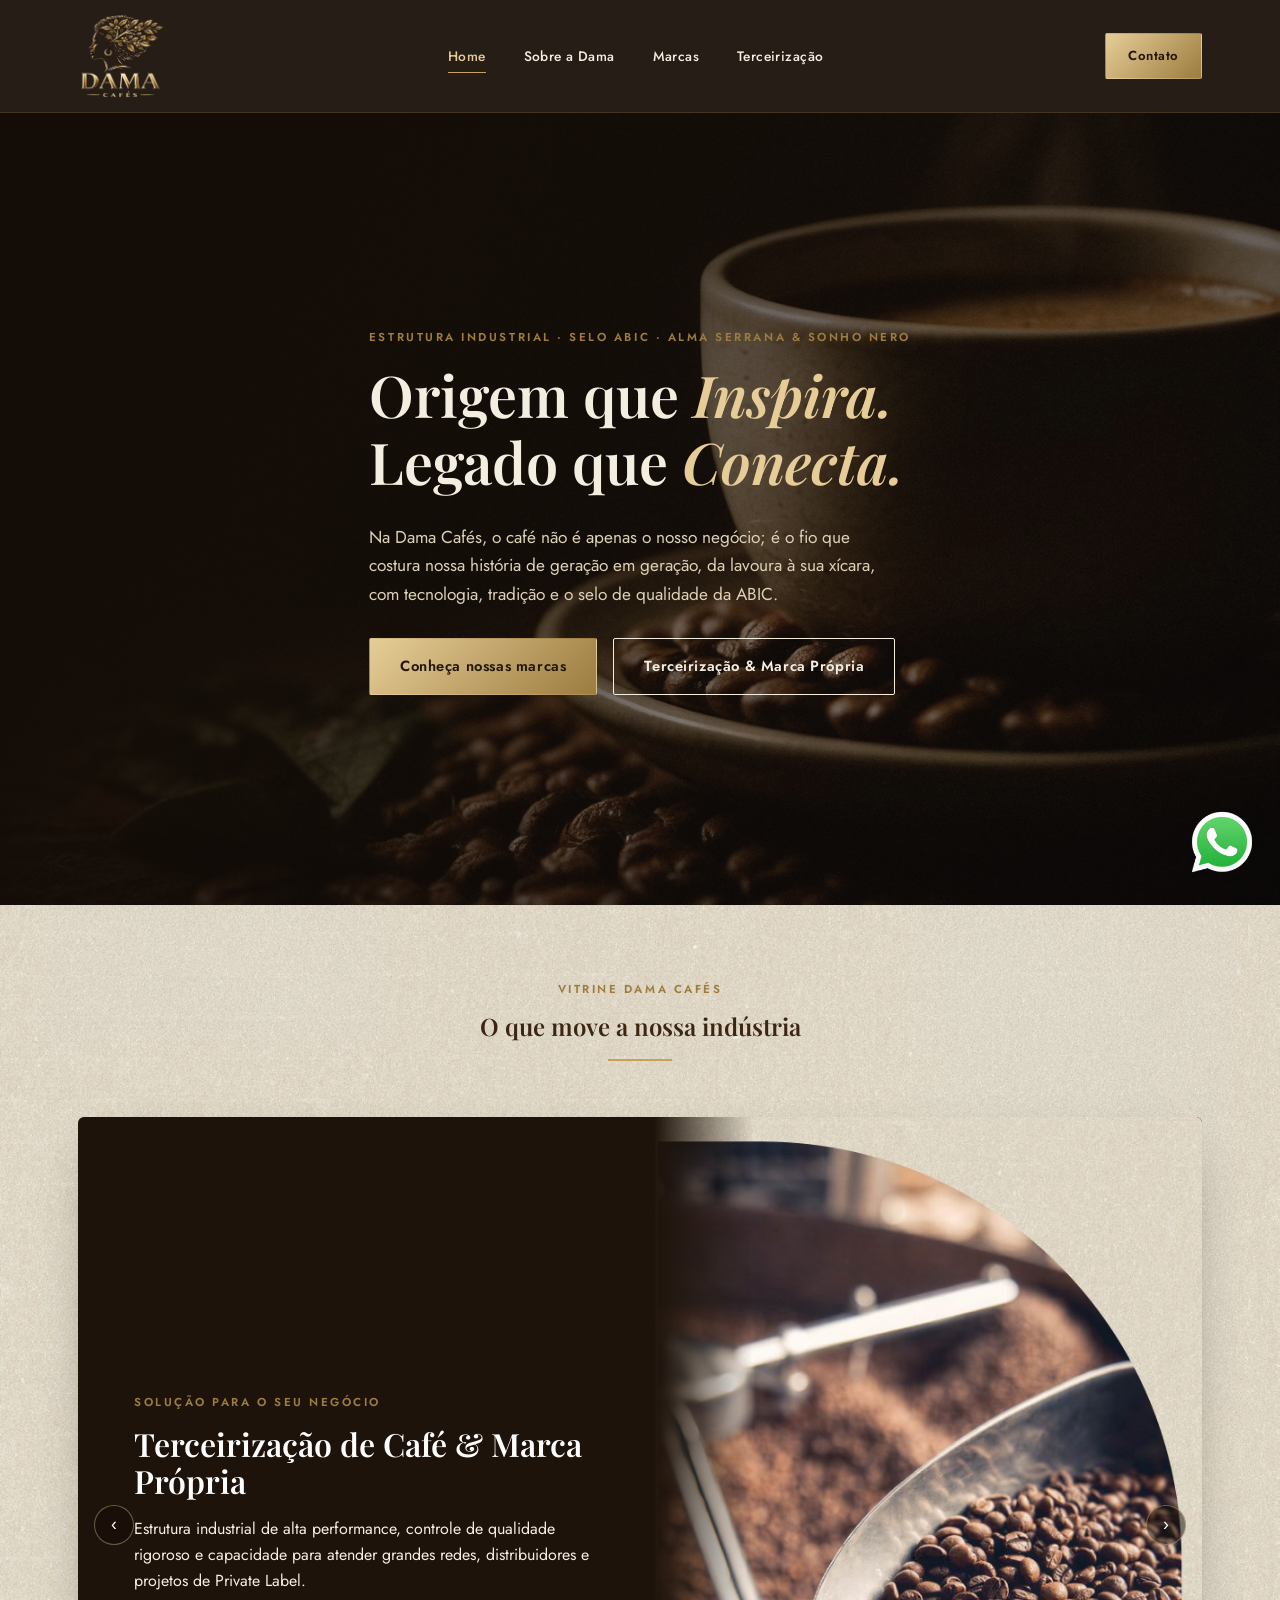
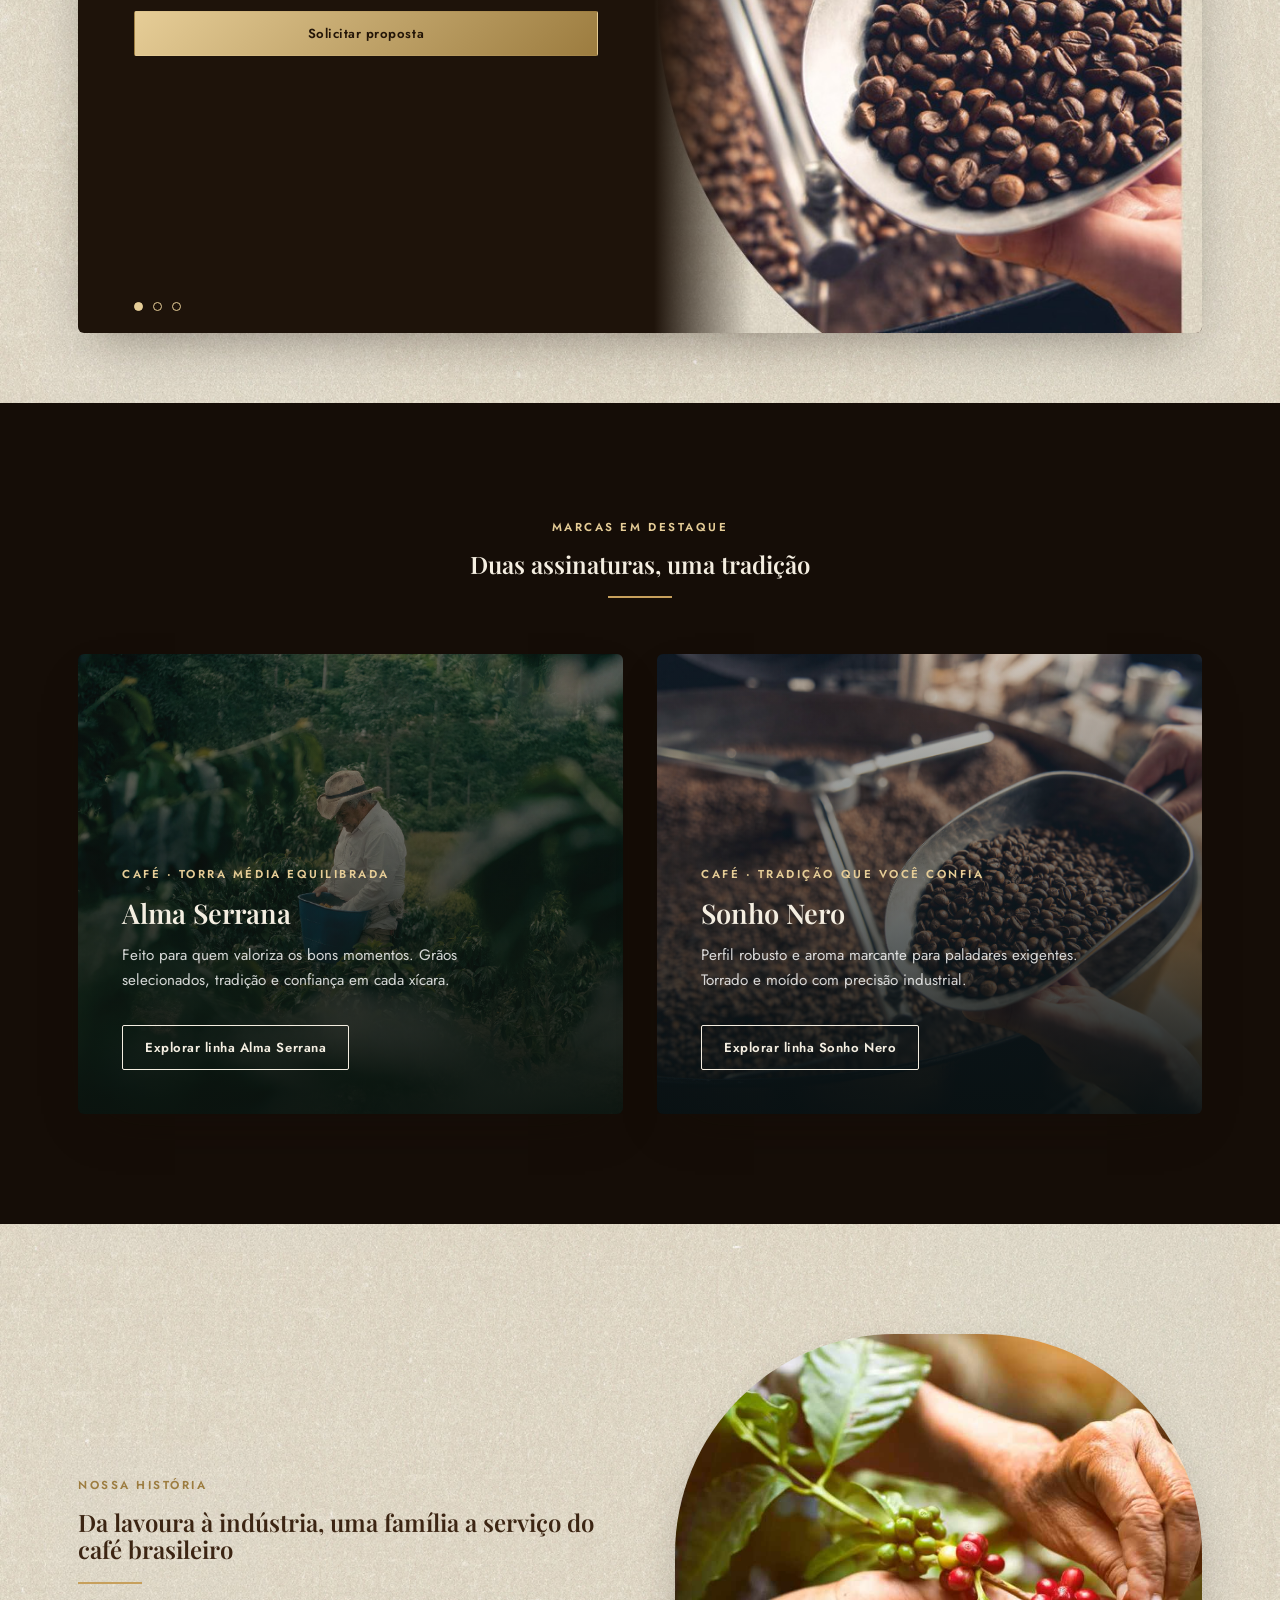
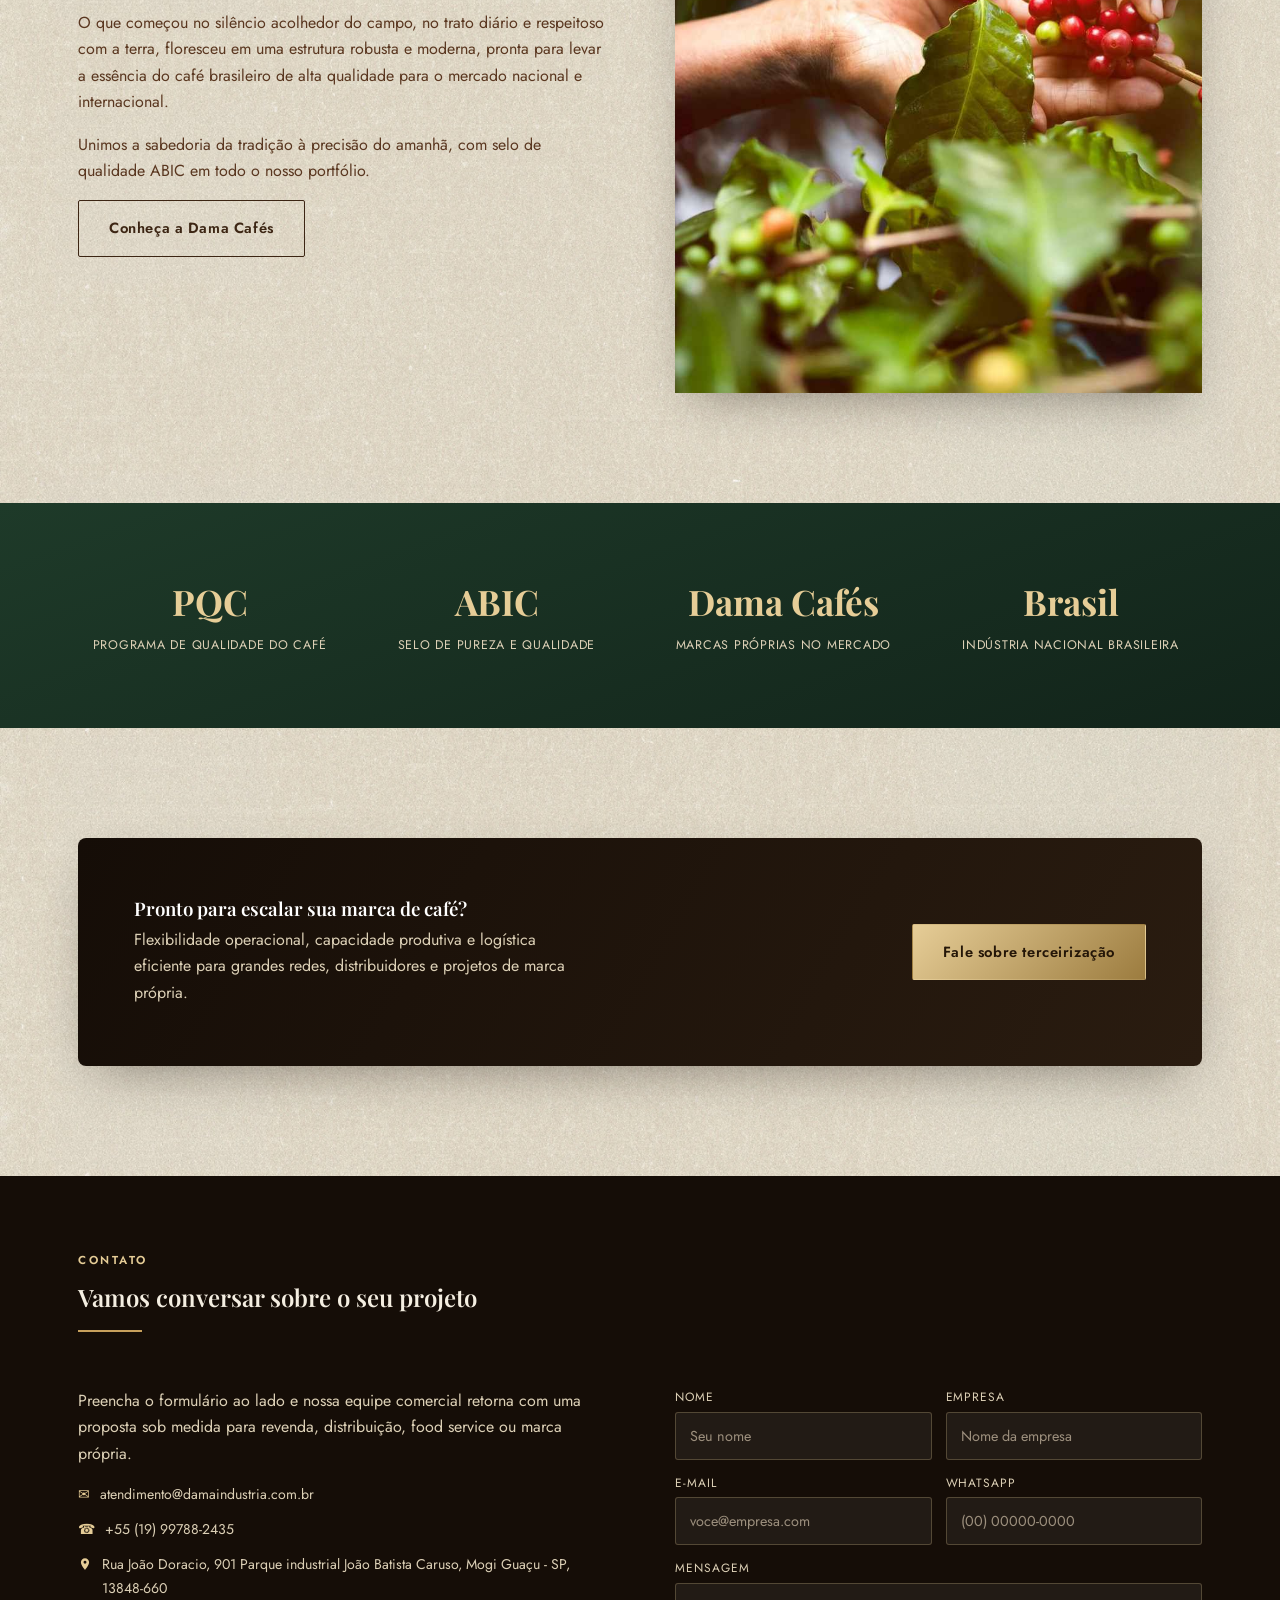
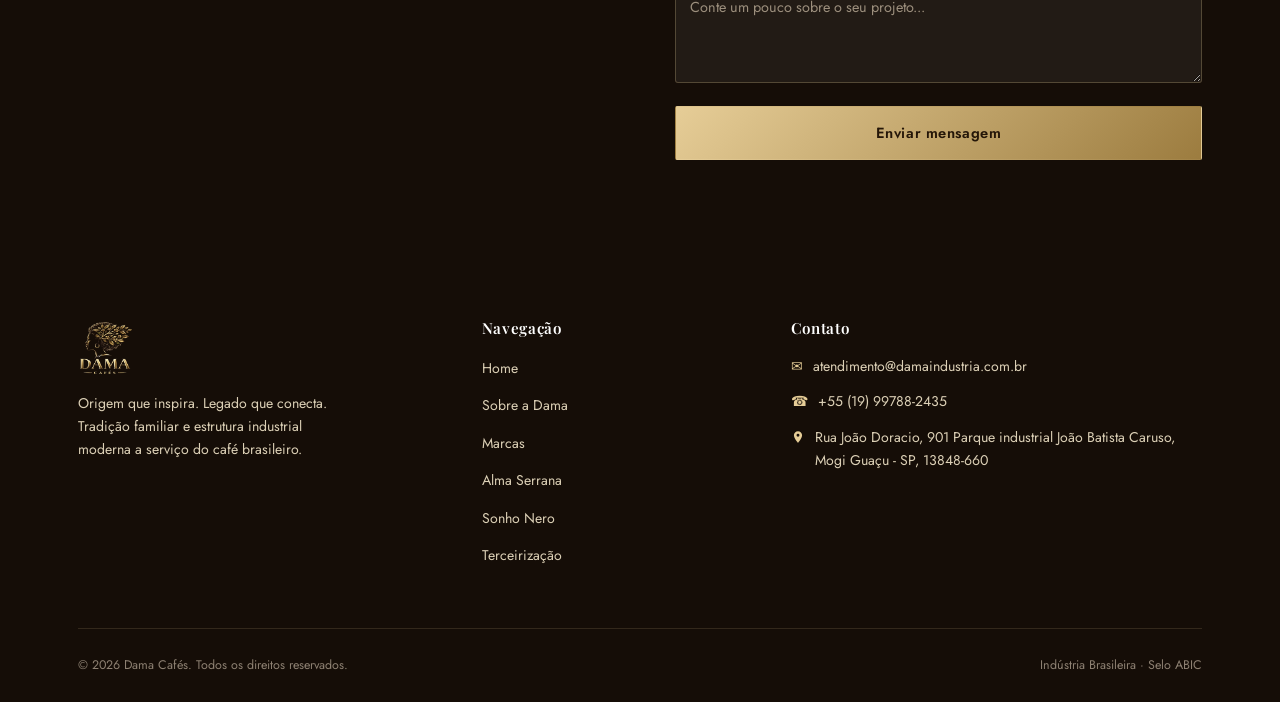
<file: index.html>
<!DOCTYPE html>
<html lang="pt-BR">
<head>
<meta charset="UTF-8">
<meta name="viewport" content="width=device-width, initial-scale=1.0">
<title>Dama Cafés | Origem que Inspira, Legado que Conecta</title>
<meta name="description" content="Dama Cafés: indústria de café com estrutura própria, selo ABIC e as marcas Alma Serrana e Sonho Nero. Terceirização, marca própria e distribuição em todo o Brasil.">
<link rel="icon" href="assets/img/logo-gold.png">
<link rel="stylesheet" href="css/style.css">
</head>
<body>

<header class="site-header">
  <div class="container">
    <a href="index.html" class="brand">
      <img src="assets/img/logo-gold-crop.png" alt="Dama Cafés">
    </a>
    <nav class="main-nav">
      <a href="index.html" class="active">Home</a>
      <a href="sobre.html">Sobre a Dama</a>
      <a href="marcas.html">Marcas</a>
      <a href="terceirizacao.html">Terceirização</a>
    </nav>
    <div class="header-cta">
      <a href="#contato" class="btn btn-gold btn-sm">Contato</a>
      <button class="nav-toggle" aria-label="Abrir menu">☰</button>
    </div>
  </div>
</header>

<section class="hero">
  <div class="container hero-content">
    <span class="overline">Estrutura industrial · Selo ABIC · Alma Serrana &amp; Sonho Nero</span>
    <h1>Origem que <em>Inspira.</em><br>Legado que <em>Conecta.</em></h1>
    <p class="lead">Na Dama Cafés, o café não é apenas o nosso negócio; é o fio que costura nossa história de geração em geração, da lavoura à sua xícara, com tecnologia, tradição e o selo de qualidade da ABIC.</p>
    <div class="hero-actions">
      <a href="marcas.html" class="btn btn-gold">Conheça nossas marcas</a>
      <a href="terceirizacao.html" class="btn btn-outline">Terceirização &amp; Marca Própria</a>
    </div>
  </div>
</section>

<!-- VITRINE DINÂMICA -->
<section class="section tight textured">
  <div class="container">
    <div class="section-head center">
      <span class="overline">Vitrine Dama Cafés</span>
      <h2>O que move a nossa indústria</h2>
      <div class="rule"></div>
    </div>

    <div class="vitrine">
      <div class="vitrine-track">

        <div class="vitrine-slide">
          <div class="vs-text">
            <span class="overline">Solução para o seu negócio</span>
            <h3>Terceirização de Café &amp; Marca Própria</h3>
            <p>Estrutura industrial de alta performance, controle de qualidade rigoroso e capacidade para atender grandes redes, distribuidores e projetos de Private Label.</p>
            <a href="terceirizacao.html" class="btn btn-gold btn-sm">Solicitar proposta</a>
          </div>
          <div class="vs-img"><img src="assets/img/industrial-scoop.jpg" alt="Estrutura industrial Dama Cafés"></div>
        </div>

        <div class="vitrine-slide tone-green">
          <div class="vs-text">
            <span class="overline">Nossa marca</span>
            <h3>Alma Serrana</h3>
            <p>A escolha perfeita para quem busca desacelerar e se reconectar com a verdadeira essência da terra através de uma bebida equilibrada, elegante e cheia de vida.</p>
            <a href="marcas/alma-serrana.html" class="btn btn-outline btn-sm">Ver a linha completa</a>
          </div>
          <div class="vs-img"><img class="product-float" src="assets/products/alma-expresso-1kg.png" alt="Café Alma Serrana"></div>
        </div>

        <div class="vitrine-slide tone-teal">
          <div class="vs-text">
            <span class="overline">Nossa marca</span>
            <h3>Sonho Nero</h3>
            <p>Feito para paladares exigentes que apreciam a potência de um perfil robusto sem abrir mão da suavidade: o despertar do extraordinário em forma de xícara.</p>
            <a href="marcas/sonho-nero.html" class="btn btn-outline btn-sm">Ver a linha completa</a>
          </div>
          <div class="vs-img"><img class="product-float" src="assets/products/sonho-expresso-1kg.png" alt="Café Sonho Nero"></div>
        </div>

      </div>
      <button class="vitrine-nav prev" aria-label="Anterior">‹</button>
      <button class="vitrine-nav next" aria-label="Próximo">›</button>
      <div class="vitrine-dots"></div>
    </div>
  </div>
</section>

<!-- MARCAS EM DESTAQUE -->
<section class="section on-dark">
  <div class="container">
    <div class="section-head center on-dark">
      <span class="overline">Marcas em destaque</span>
      <h2>Duas assinaturas, uma tradição</h2>
      <div class="rule"></div>
    </div>
    <div class="brand-cards">
      <a href="marcas/alma-serrana.html" class="brand-card serrana">
        <span class="overline">Café · Torra Média Equilibrada</span>
        <h3>Alma Serrana</h3>
        <p>Feito para quem valoriza os bons momentos. Grãos selecionados, tradição e confiança em cada xícara.</p>
        <span class="btn btn-outline btn-sm">Explorar linha Alma Serrana</span>
      </a>
      <a href="marcas/sonho-nero.html" class="brand-card nero">
        <span class="overline">Café · Tradição que você confia</span>
        <h3>Sonho Nero</h3>
        <p>Perfil robusto e aroma marcante para paladares exigentes. Torrado e moído com precisão industrial.</p>
        <span class="btn btn-outline btn-sm">Explorar linha Sonho Nero</span>
      </a>
    </div>
  </div>
</section>

<!-- INSTITUCIONAL TEASER -->
<section class="section textured">
  <div class="container split">
    <div class="split-text">
      <span class="overline">Nossa história</span>
      <h2>Da lavoura à indústria, uma família a serviço do café brasileiro</h2>
      <div class="rule"></div>
      <p>O que começou no silêncio acolhedor do campo, no trato diário e respeitoso com a terra, floresceu em uma estrutura robusta e moderna, pronta para levar a essência do café brasileiro de alta qualidade para o mercado nacional e internacional.</p>
      <p>Unimos a sabedoria da tradição à precisão do amanhã, com selo de qualidade ABIC em todo o nosso portfólio.</p>
      <a href="sobre.html" class="btn btn-outline-dark">Conheça a Dama Cafés</a>
    </div>
    <div class="split-media">
      <div class="arch-media"><img src="assets/img/historia-home.jpg" alt="Colheita de café Dama Cafés"></div>
    </div>
  </div>
</section>

<!-- STATS / SEALS -->
<section class="section on-green tight">
  <div class="container">
    <div class="stats-strip">
      <div class="stat"><b>PQC</b><span>Programa de Qualidade do Café</span></div>
      <div class="stat"><b>ABIC</b><span>Selo de Pureza e Qualidade</span></div>
      <div class="stat"><b>Dama Cafés</b><span>Marcas próprias no mercado</span></div>
      <div class="stat"><b>Brasil</b><span>Indústria nacional brasileira</span></div>
    </div>
  </div>
</section>

<!-- CTA TERCEIRIZAÇÃO -->
<section class="section textured">
  <div class="container">
    <div class="cta-banner">
      <div>
        <h3>Pronto para escalar sua marca de café?</h3>
        <p>Flexibilidade operacional, capacidade produtiva e logística eficiente para grandes redes, distribuidores e projetos de marca própria.</p>
      </div>
      <a href="terceirizacao.html" class="btn btn-gold">Fale sobre terceirização</a>
    </div>
  </div>
</section>

<!-- CONTATO -->
<section id="contato" class="section on-dark tight">
  <div class="container">
    <div class="section-head">
      <span class="overline">Contato</span>
      <h2>Vamos conversar sobre o seu projeto</h2>
      <div class="rule"></div>
    </div>
    <div class="split" style="align-items:flex-start;">
      <div>
        <p>Preencha o formulário ao lado e nossa equipe comercial retorna com uma proposta sob medida para revenda, distribuição, food service ou marca própria.</p>
        <div class="footer-contact-item"><span class="ic">✉</span> atendimento@damaindustria.com.br</div>
        <div class="footer-contact-item"><span class="ic">☎</span> +55 (19) 99788-2435</div>
        <div class="footer-contact-item"><span class="ic"><svg width="14" height="14" viewBox="0 0 24 24" fill="currentColor" style="vertical-align:-2px;"><path d="M12 2C8.13 2 5 5.13 5 9c0 5.25 7 13 7 13s7-7.75 7-13c0-3.87-3.13-7-7-7zm0 9.5A2.5 2.5 0 1 1 12 6.5a2.5 2.5 0 0 1 0 5z"/></svg></span> Rua João Doracio, 901 Parque industrial João Batista Caruso, Mogi Guaçu - SP, 13848-660</div>
      </div>
      <div>
        <form class="contact-form">
          <div class="row2">
            <div><label>Nome</label><input type="text" placeholder="Seu nome" required></div>
            <div><label>Empresa</label><input type="text" placeholder="Nome da empresa"></div>
          </div>
          <div class="row2">
            <div><label>E-mail</label><input type="email" placeholder="voce@empresa.com" required></div>
            <div><label>WhatsApp</label><input type="tel" placeholder="(00) 00000-0000"></div>
          </div>
          <div>
            <label>Mensagem</label>
            <textarea placeholder="Conte um pouco sobre o seu projeto..."></textarea>
          </div>
          <button type="submit" class="btn btn-gold">Enviar mensagem</button>
          <div class="form-success"></div>
        </form>
      </div>
    </div>
  </div>
</section>

<footer class="site-footer">
  <div class="container">
    <div class="footer-grid">
      <div class="footer-brand">
        <img src="assets/img/logo-gold-crop.png" alt="Dama Cafés">
        <p>Origem que inspira. Legado que conecta. Tradição familiar e estrutura industrial moderna a serviço do café brasileiro.</p>
      </div>
      <div class="footer-col">
        <h4>Navegação</h4>
        <ul>
          <li><a href="index.html">Home</a></li>
          <li><a href="sobre.html">Sobre a Dama</a></li>
          <li><a href="marcas.html">Marcas</a></li>
          <li><a href="marcas/alma-serrana.html">Alma Serrana</a></li>
          <li><a href="marcas/sonho-nero.html">Sonho Nero</a></li>
          <li><a href="terceirizacao.html">Terceirização</a></li>
        </ul>
      </div>
      <div class="footer-col">
        <h4>Contato</h4>
        <div class="footer-contact-item"><span class="ic">✉</span> atendimento@damaindustria.com.br</div>
        <div class="footer-contact-item"><span class="ic">☎</span> +55 (19) 99788-2435</div>
        <div class="footer-contact-item"><span class="ic"><svg width="14" height="14" viewBox="0 0 24 24" fill="currentColor" style="vertical-align:-2px;"><path d="M12 2C8.13 2 5 5.13 5 9c0 5.25 7 13 7 13s7-7.75 7-13c0-3.87-3.13-7-7-7zm0 9.5A2.5 2.5 0 1 1 12 6.5a2.5 2.5 0 0 1 0 5z"/></svg></span> Rua João Doracio, 901 Parque industrial João Batista Caruso, Mogi Guaçu - SP, 13848-660</div>
      </div>
    </div>
    <div class="bottom-bar">
      <span>© 2026 Dama Cafés. Todos os direitos reservados.</span>
      <span>Indústria Brasileira · Selo ABIC</span>
    </div>
  </div>
</footer>

<a class="wa-float" href="https://wa.me/5519997882435" target="_blank" rel="noopener" aria-label="WhatsApp"><img src="assets/img/whatsapp-icon.png" alt="WhatsApp"></a>

<script src="js/main.js"></script>
</body>
</html>
</file>
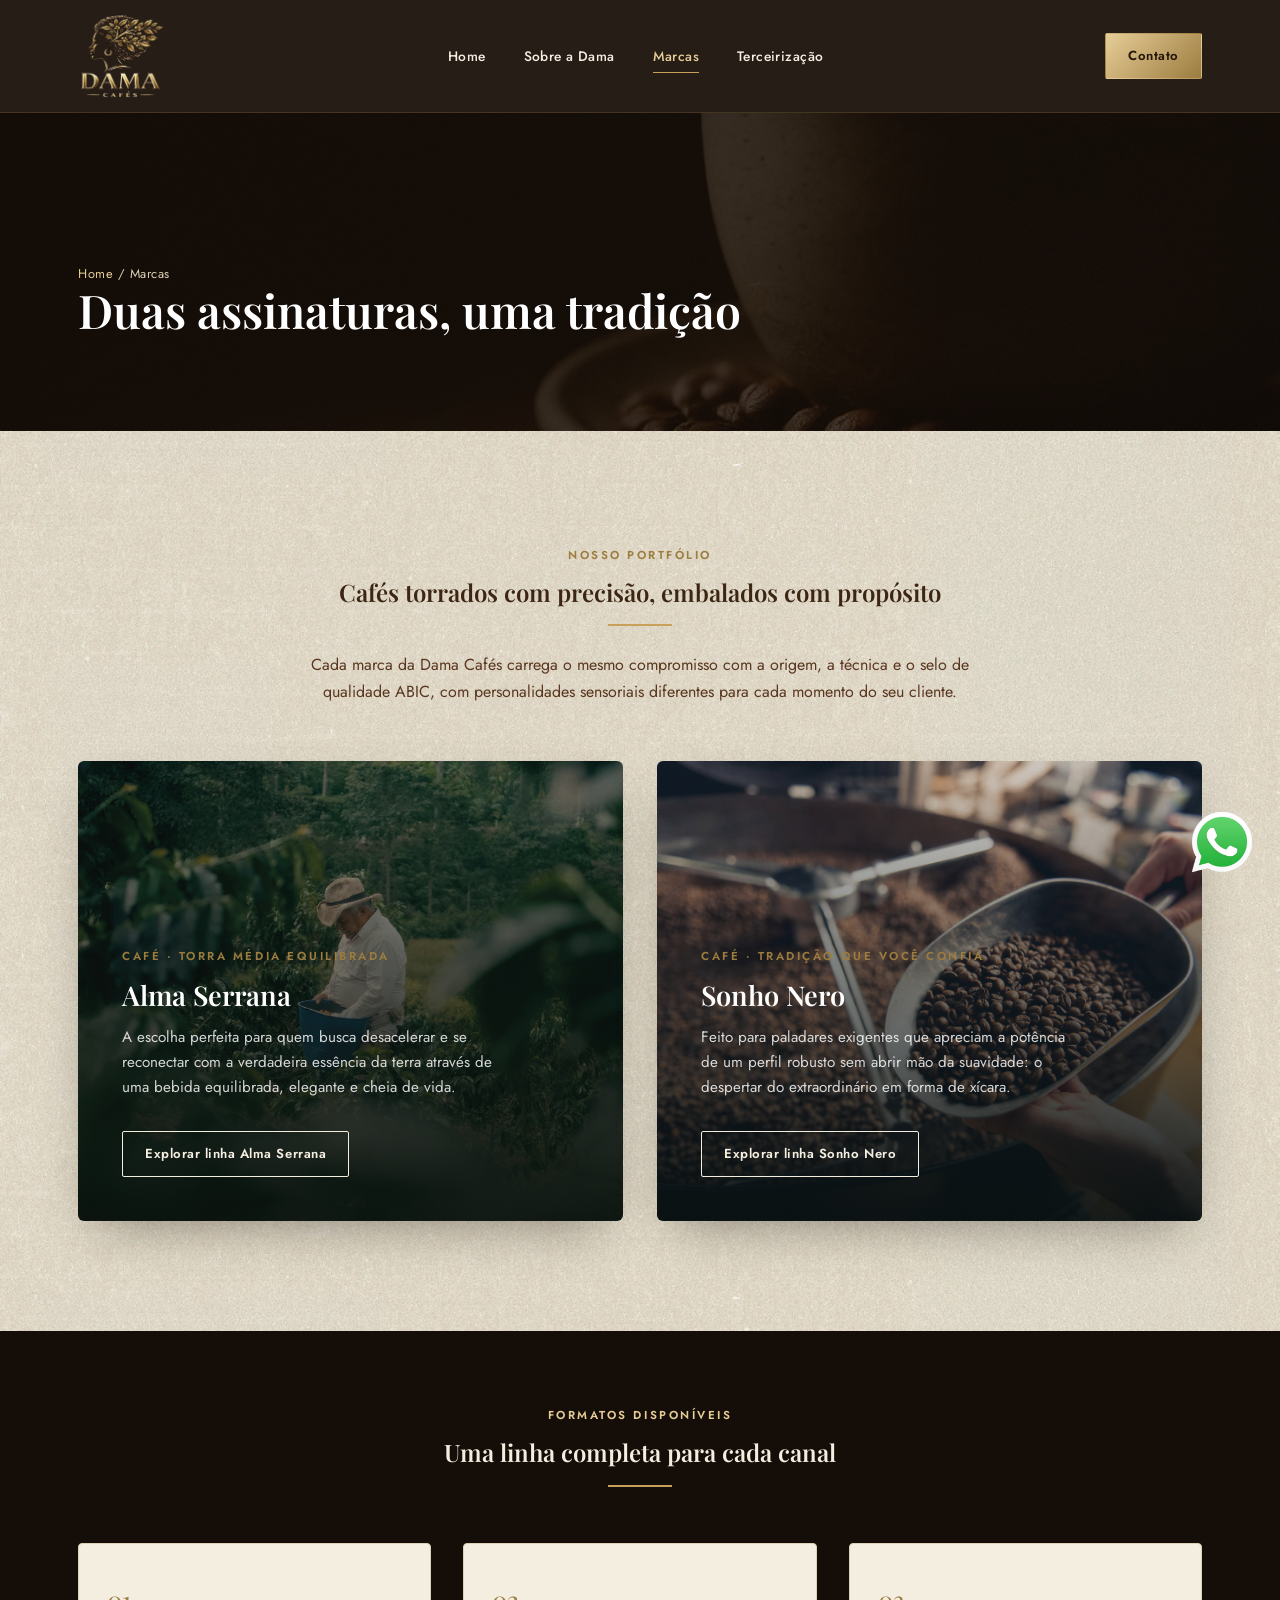
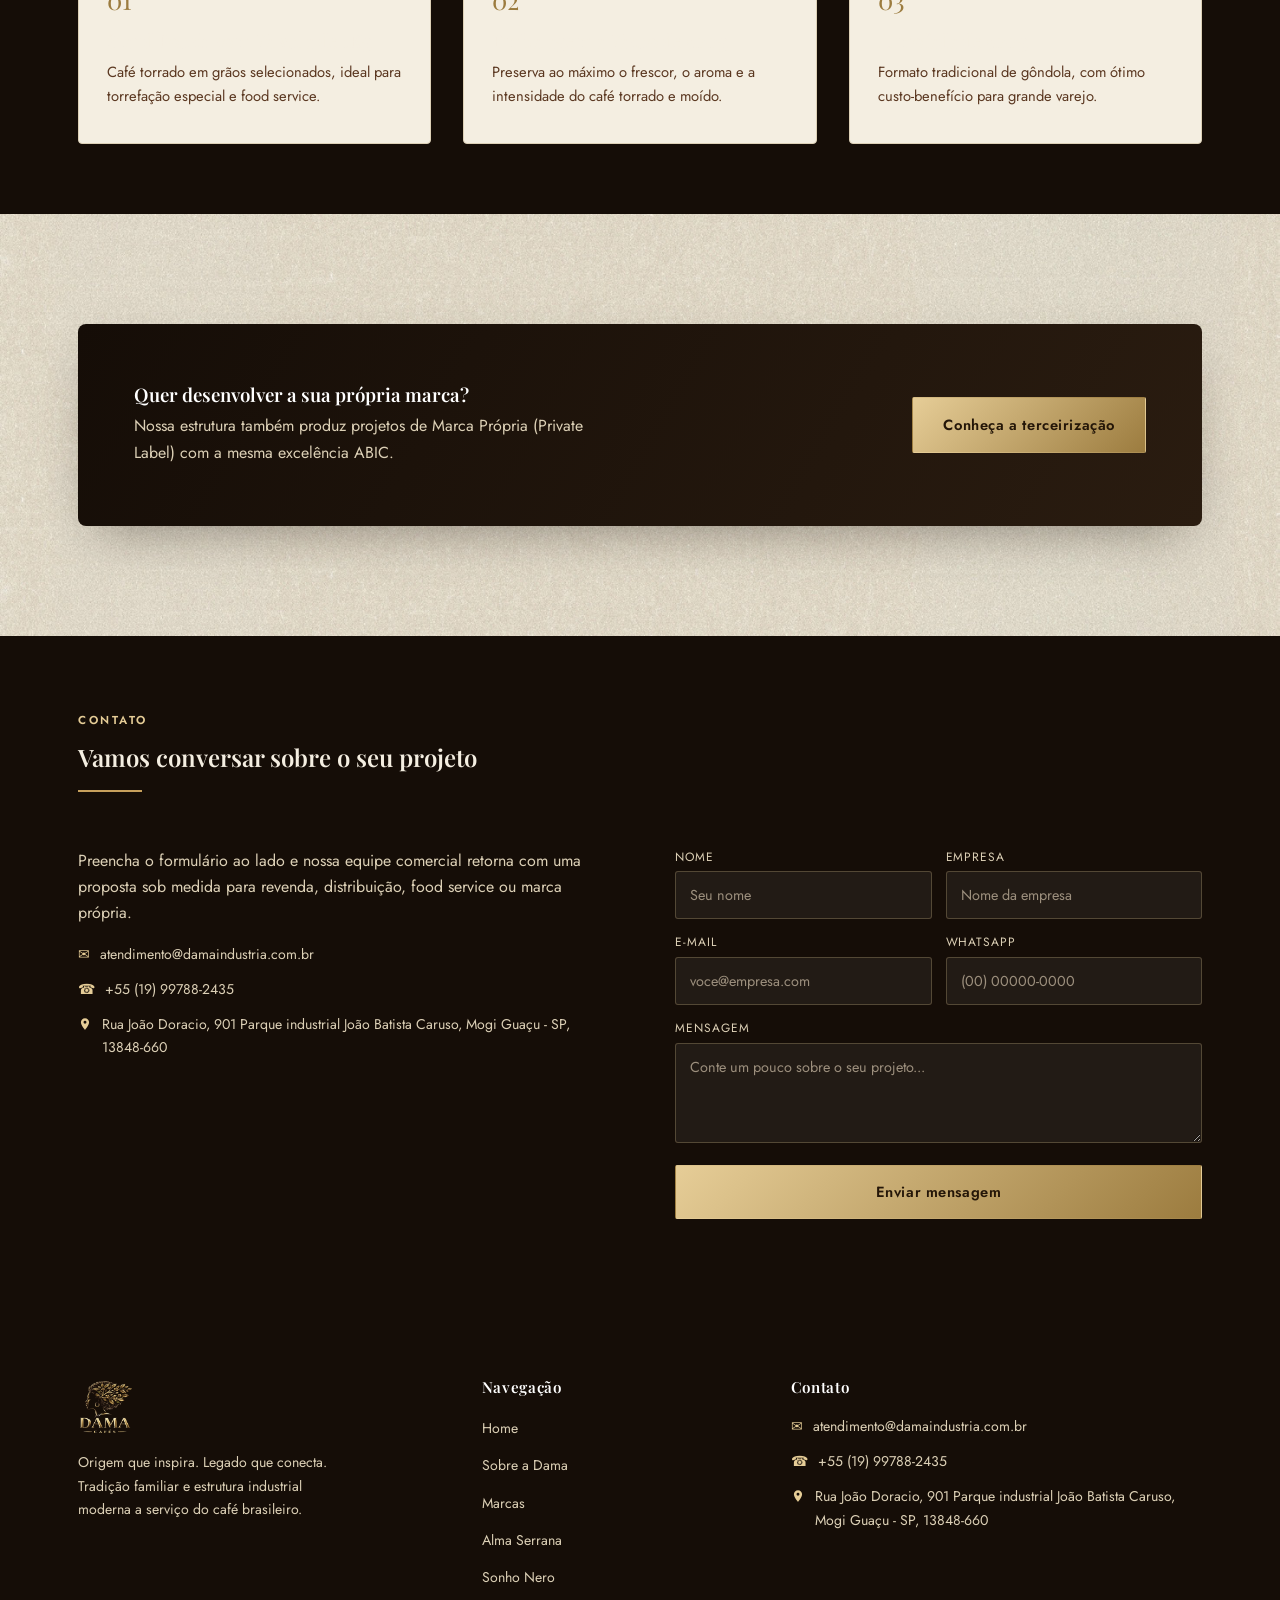
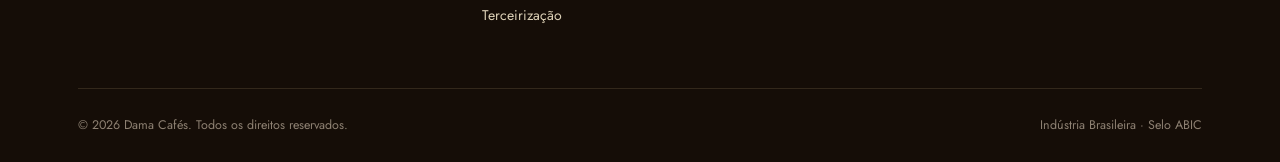
<file: marcas.html>
<!DOCTYPE html>
<html lang="pt-BR">
<head>
<meta charset="UTF-8">
<meta name="viewport" content="width=device-width, initial-scale=1.0">
<title>Nossas Marcas: Alma Serrana e Sonho Nero | Dama Cafés</title>
<meta name="description" content="Conheça Alma Serrana e Sonho Nero, as marcas de café produzidas pela Dama Cafés com selo ABIC e tradição de gerações.">
<link rel="icon" href="assets/img/logo-gold.png">
<link rel="stylesheet" href="css/style.css">
</head>
<body>

<header class="site-header">
  <div class="container">
    <a href="index.html" class="brand">
      <img src="assets/img/logo-gold-crop.png" alt="Dama Cafés">
    </a>
    <nav class="main-nav">
      <a href="index.html">Home</a>
      <a href="sobre.html">Sobre a Dama</a>
      <a href="marcas.html" class="active">Marcas</a>
      <a href="terceirizacao.html">Terceirização</a>
    </nav>
    <div class="header-cta">
      <a href="#contato" class="btn btn-gold btn-sm">Contato</a>
      <button class="nav-toggle" aria-label="Abrir menu">☰</button>
    </div>
  </div>
</header>

<section class="page-banner">
  <div class="container">
    <div class="breadcrumb"><a href="index.html">Home</a> / Marcas</div>
    <h1>Duas assinaturas, uma tradição</h1>
  </div>
</section>

<section class="section textured">
  <div class="container">
    <div class="section-head center">
      <span class="overline">Nosso portfólio</span>
      <h2>Cafés torrados com precisão, embalados com propósito</h2>
      <div class="rule"></div>
      <p>Cada marca da Dama Cafés carrega o mesmo compromisso com a origem, a técnica e o selo de qualidade ABIC, com personalidades sensoriais diferentes para cada momento do seu cliente.</p>
    </div>

    <div class="brand-cards">
      <a href="marcas/alma-serrana.html" class="brand-card serrana">
        <span class="overline">Café · Torra Média Equilibrada</span>
        <h3>Alma Serrana</h3>
        <p>A escolha perfeita para quem busca desacelerar e se reconectar com a verdadeira essência da terra através de uma bebida equilibrada, elegante e cheia de vida.</p>
        <span class="btn btn-outline btn-sm">Explorar linha Alma Serrana</span>
      </a>
      <a href="marcas/sonho-nero.html" class="brand-card nero">
        <span class="overline">Café · Tradição que você confia</span>
        <h3>Sonho Nero</h3>
        <p>Feito para paladares exigentes que apreciam a potência de um perfil robusto sem abrir mão da suavidade: o despertar do extraordinário em forma de xícara.</p>
        <span class="btn btn-outline btn-sm">Explorar linha Sonho Nero</span>
      </a>
    </div>
  </div>
</section>

<section class="section on-dark tight">
  <div class="container">
    <div class="section-head center on-dark">
      <span class="overline">Formatos disponíveis</span>
      <h2>Uma linha completa para cada canal</h2>
      <div class="rule"></div>
    </div>
    <div class="grid-3">
      <div class="value-card">
        <span class="num">01</span>
        <h3>Stand Pouch com Válvula de 1Kg</h3>
        <p>Café torrado em grãos selecionados, ideal para torrefação especial e food service.</p>
      </div>
      <div class="value-card">
        <span class="num">02</span>
        <h3>Embalagem a Vácuo de 500g</h3>
        <p>Preserva ao máximo o frescor, o aroma e a intensidade do café torrado e moído.</p>
      </div>
      <div class="value-card">
        <span class="num">03</span>
        <h3>Almofada de 500g</h3>
        <p>Formato tradicional de gôndola, com ótimo custo-benefício para grande varejo.</p>
      </div>
    </div>
  </div>
</section>

<section class="section textured">
  <div class="container">
    <div class="cta-banner">
      <div>
        <h3>Quer desenvolver a sua própria marca?</h3>
        <p>Nossa estrutura também produz projetos de Marca Própria (Private Label) com a mesma excelência ABIC.</p>
      </div>
      <a href="terceirizacao.html" class="btn btn-gold">Conheça a terceirização</a>
    </div>
  </div>
</section>

<!-- CONTATO -->
<section id="contato" class="section on-dark tight">
  <div class="container">
    <div class="section-head">
      <span class="overline">Contato</span>
      <h2>Vamos conversar sobre o seu projeto</h2>
      <div class="rule"></div>
    </div>
    <div class="split" style="align-items:flex-start;">
      <div>
        <p>Preencha o formulário ao lado e nossa equipe comercial retorna com uma proposta sob medida para revenda, distribuição, food service ou marca própria.</p>
        <div class="footer-contact-item"><span class="ic">✉</span> atendimento@damaindustria.com.br</div>
        <div class="footer-contact-item"><span class="ic">☎</span> +55 (19) 99788-2435</div>
        <div class="footer-contact-item"><span class="ic"><svg width="14" height="14" viewBox="0 0 24 24" fill="currentColor" style="vertical-align:-2px;"><path d="M12 2C8.13 2 5 5.13 5 9c0 5.25 7 13 7 13s7-7.75 7-13c0-3.87-3.13-7-7-7zm0 9.5A2.5 2.5 0 1 1 12 6.5a2.5 2.5 0 0 1 0 5z"/></svg></span> Rua João Doracio, 901 Parque industrial João Batista Caruso, Mogi Guaçu - SP, 13848-660</div>
      </div>
      <div>
        <form class="contact-form">
          <div class="row2">
            <div><label>Nome</label><input type="text" placeholder="Seu nome" required></div>
            <div><label>Empresa</label><input type="text" placeholder="Nome da empresa"></div>
          </div>
          <div class="row2">
            <div><label>E-mail</label><input type="email" placeholder="voce@empresa.com" required></div>
            <div><label>WhatsApp</label><input type="tel" placeholder="(00) 00000-0000"></div>
          </div>
          <div>
            <label>Mensagem</label>
            <textarea placeholder="Conte um pouco sobre o seu projeto..."></textarea>
          </div>
          <button type="submit" class="btn btn-gold">Enviar mensagem</button>
          <div class="form-success"></div>
        </form>
      </div>
    </div>
  </div>
</section>

<footer class="site-footer">
  <div class="container">
    <div class="footer-grid">
      <div class="footer-brand">
        <img src="assets/img/logo-gold-crop.png" alt="Dama Cafés">
        <p>Origem que inspira. Legado que conecta. Tradição familiar e estrutura industrial moderna a serviço do café brasileiro.</p>
      </div>
      <div class="footer-col">
        <h4>Navegação</h4>
        <ul>
          <li><a href="index.html">Home</a></li>
          <li><a href="sobre.html">Sobre a Dama</a></li>
          <li><a href="marcas.html">Marcas</a></li>
          <li><a href="marcas/alma-serrana.html">Alma Serrana</a></li>
          <li><a href="marcas/sonho-nero.html">Sonho Nero</a></li>
          <li><a href="terceirizacao.html">Terceirização</a></li>
        </ul>
      </div>
      <div class="footer-col">
        <h4>Contato</h4>
        <div class="footer-contact-item"><span class="ic">✉</span> atendimento@damaindustria.com.br</div>
        <div class="footer-contact-item"><span class="ic">☎</span> +55 (19) 99788-2435</div>
        <div class="footer-contact-item"><span class="ic"><svg width="14" height="14" viewBox="0 0 24 24" fill="currentColor" style="vertical-align:-2px;"><path d="M12 2C8.13 2 5 5.13 5 9c0 5.25 7 13 7 13s7-7.75 7-13c0-3.87-3.13-7-7-7zm0 9.5A2.5 2.5 0 1 1 12 6.5a2.5 2.5 0 0 1 0 5z"/></svg></span> Rua João Doracio, 901 Parque industrial João Batista Caruso, Mogi Guaçu - SP, 13848-660</div>
      </div>
    </div>
    <div class="bottom-bar">
      <span>© 2026 Dama Cafés. Todos os direitos reservados.</span>
      <span>Indústria Brasileira · Selo ABIC</span>
    </div>
  </div>
</footer>

<a class="wa-float" href="https://wa.me/5519997882435" target="_blank" rel="noopener" aria-label="WhatsApp"><img src="assets/img/whatsapp-icon.png" alt="WhatsApp"></a>

<script src="js/main.js"></script>
</body>
</html>
</file>
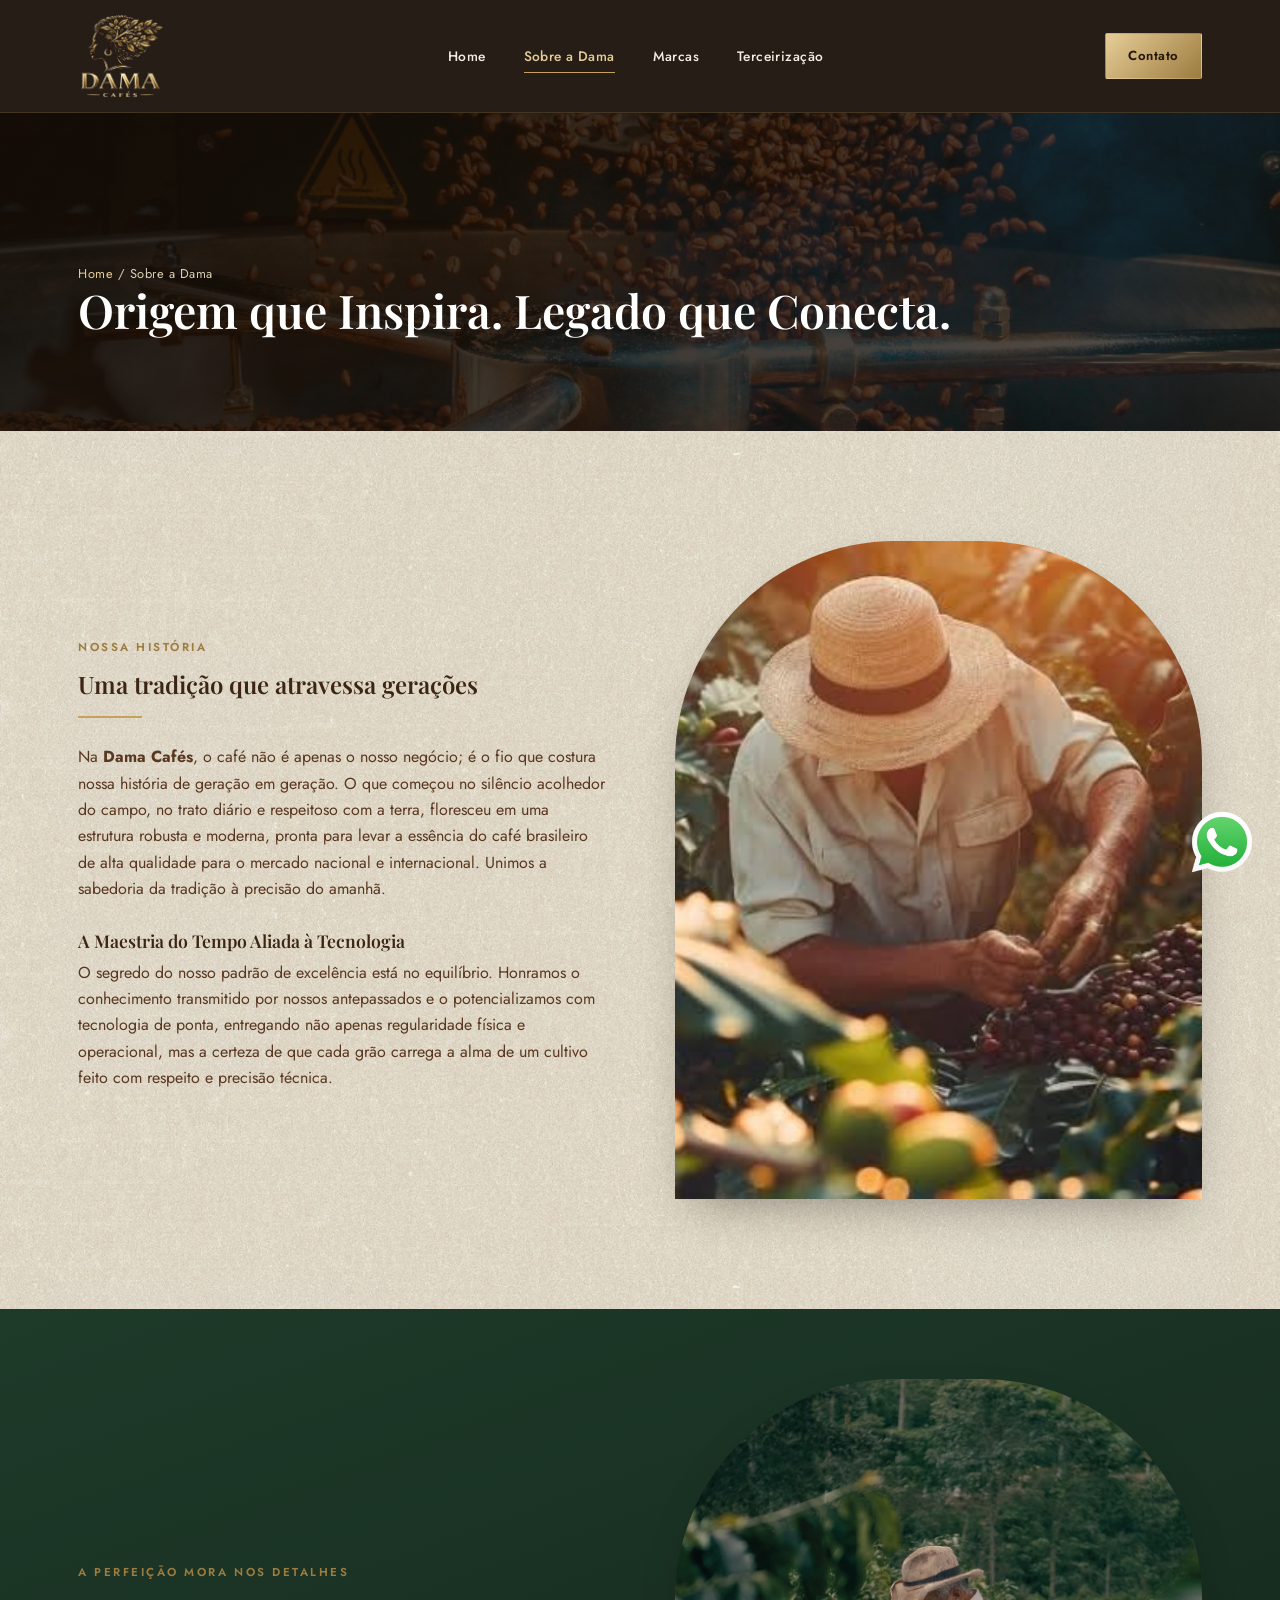
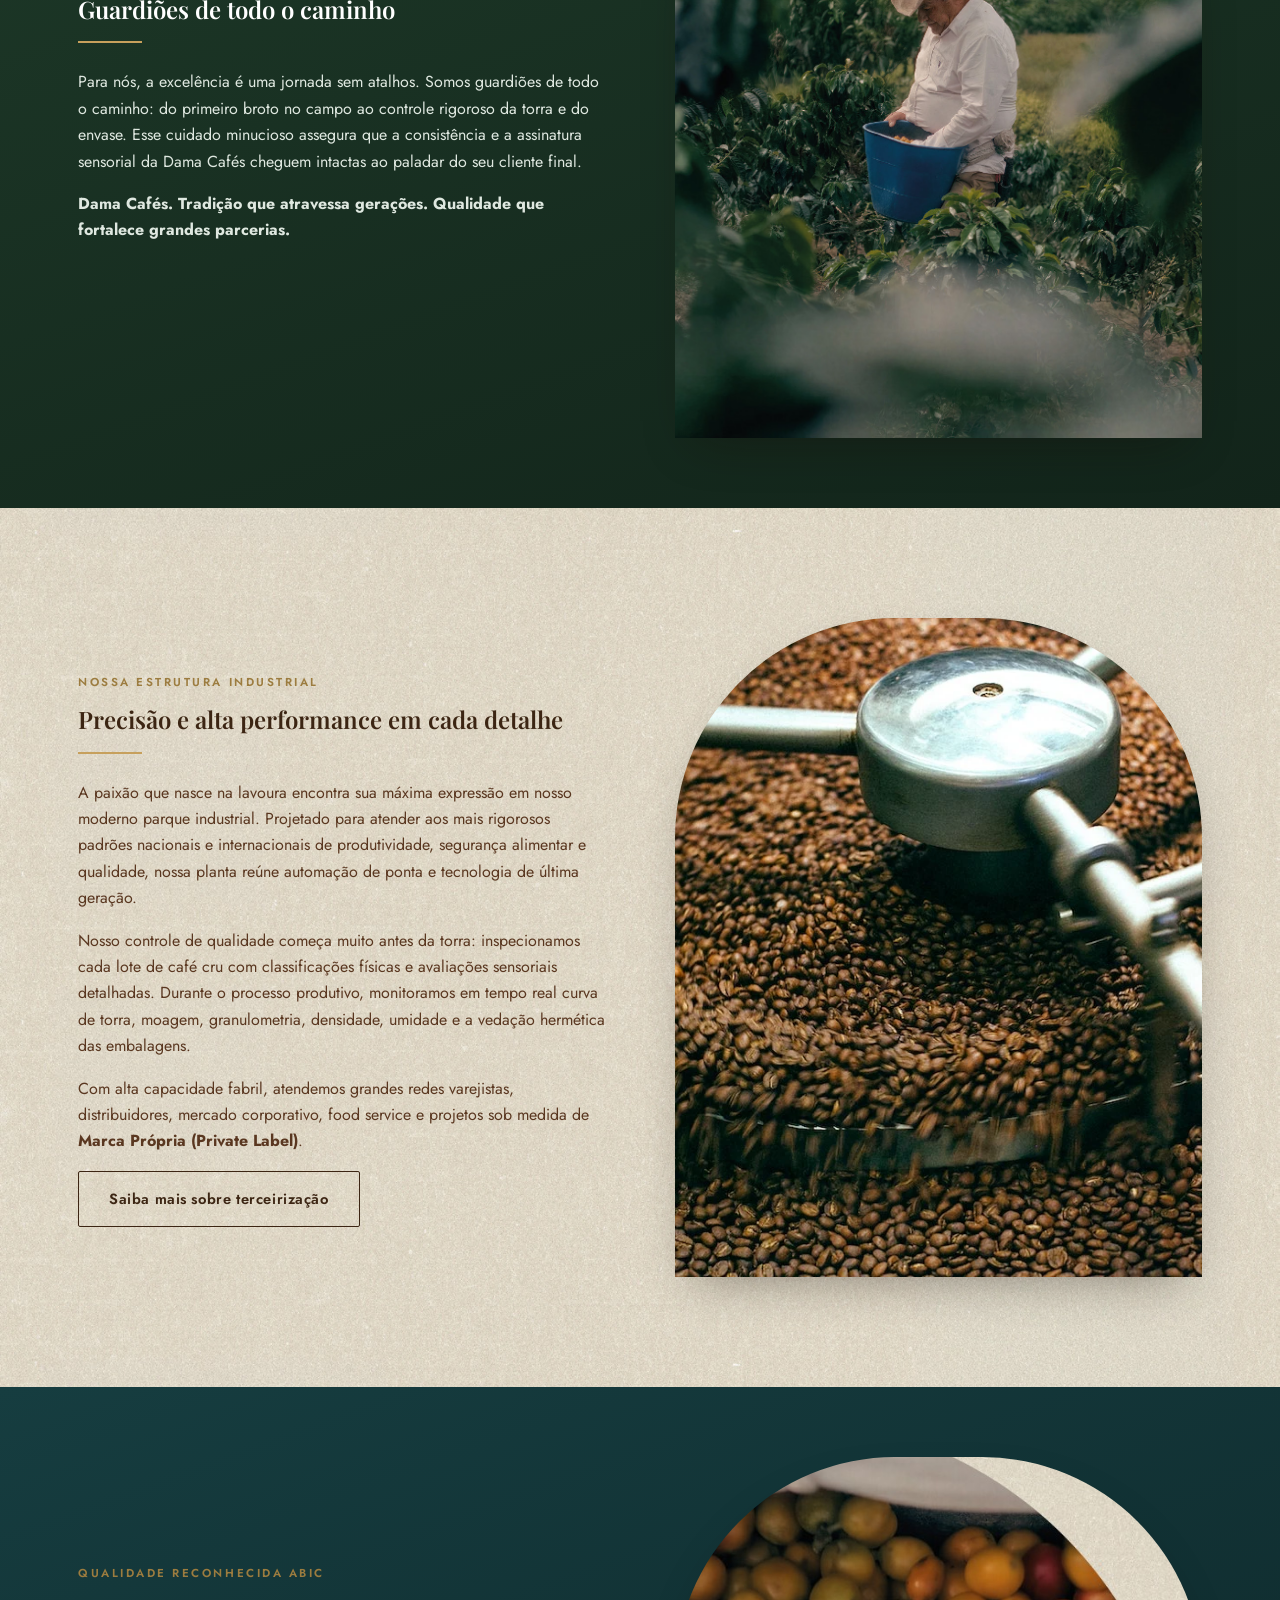
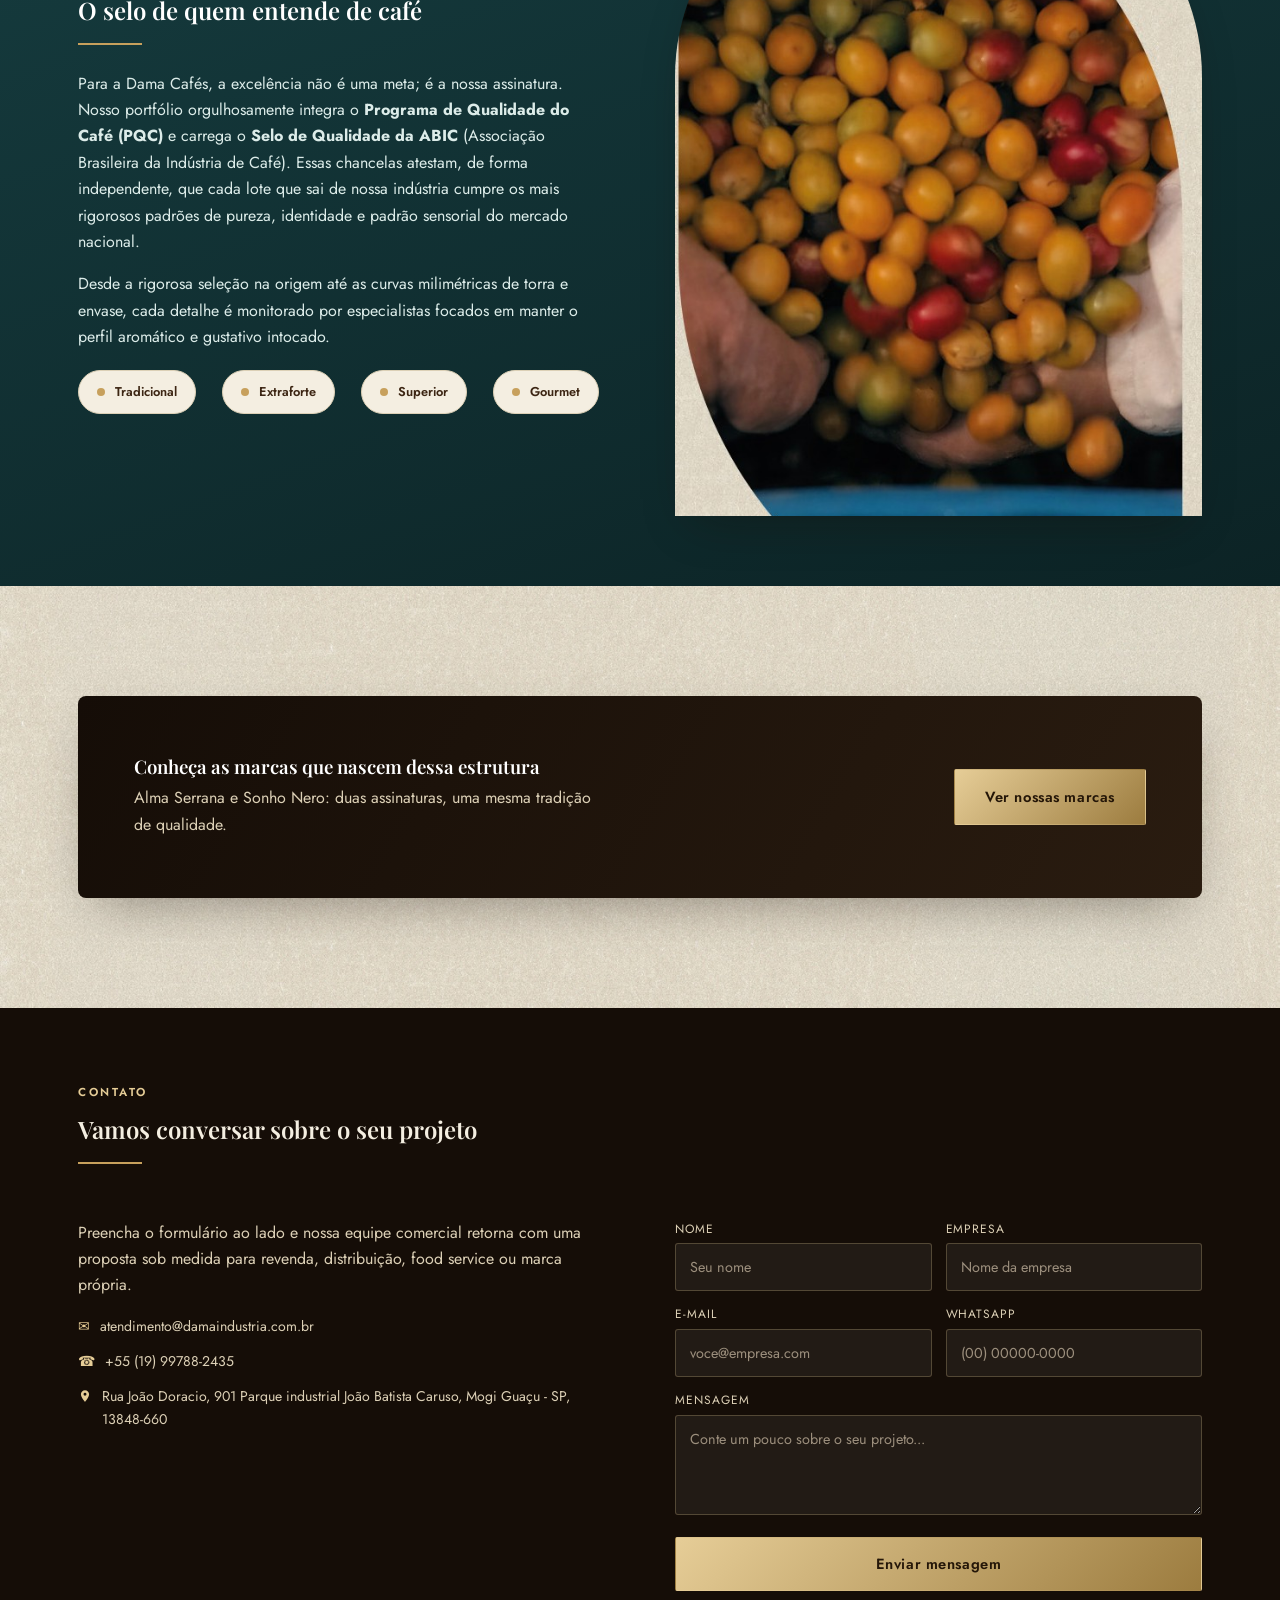
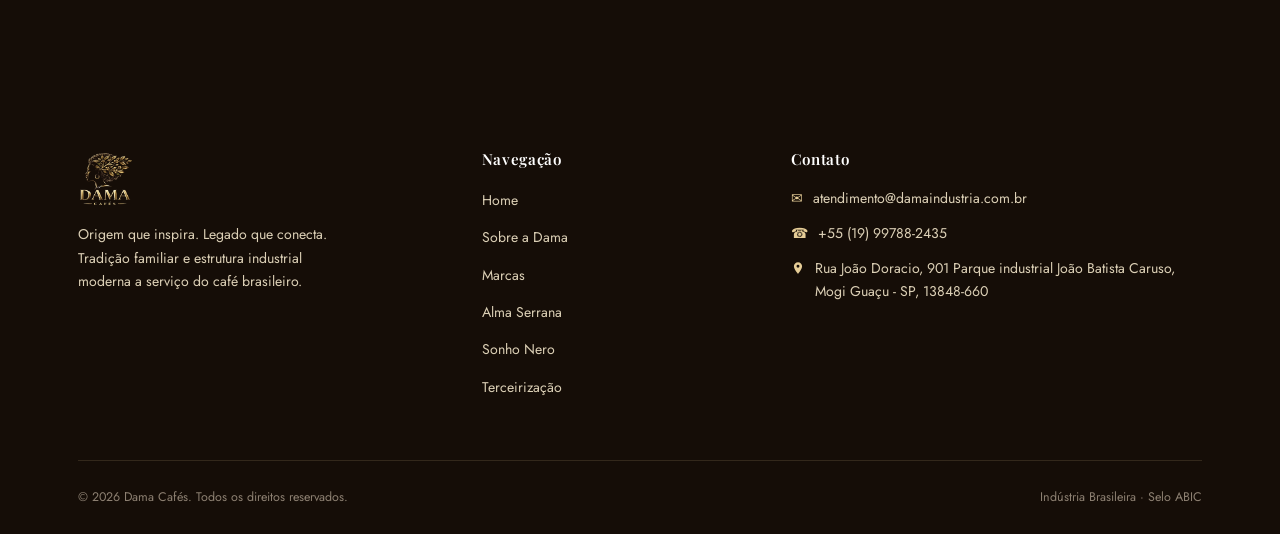
<file: sobre.html>
<!DOCTYPE html>
<html lang="pt-BR">
<head>
<meta charset="UTF-8">
<meta name="viewport" content="width=device-width, initial-scale=1.0">
<title>Sobre a Dama Cafés | História, Estrutura Industrial e Selo ABIC</title>
<meta name="description" content="Conheça a história da Dama Cafés, nossa estrutura industrial de alta performance e o selo de qualidade ABIC que garante cada xícara.">
<link rel="icon" href="assets/img/logo-gold.png">
<link rel="stylesheet" href="css/style.css">
<style>
  .page-banner.pb-sobre{ background:linear-gradient(120deg,rgba(21,13,7,.92),rgba(21,13,7,.72)), url('assets/img/capa-sobre.jpg') center/cover; }
</style>
</head>
<body>

<header class="site-header">
  <div class="container">
    <a href="index.html" class="brand">
      <img src="assets/img/logo-gold-crop.png" alt="Dama Cafés">
    </a>
    <nav class="main-nav">
      <a href="index.html">Home</a>
      <a href="sobre.html" class="active">Sobre a Dama</a>
      <a href="marcas.html">Marcas</a>
      <a href="terceirizacao.html">Terceirização</a>
    </nav>
    <div class="header-cta">
      <a href="#contato" class="btn btn-gold btn-sm">Contato</a>
      <button class="nav-toggle" aria-label="Abrir menu">☰</button>
    </div>
  </div>
</header>

<section class="page-banner pb-sobre">
  <div class="container">
    <div class="breadcrumb"><a href="index.html">Home</a> / Sobre a Dama</div>
    <h1>Origem que Inspira. Legado que Conecta.</h1>
  </div>
</section>

<!-- NOSSA HISTÓRIA -->
<section class="section textured">
  <div class="container split">
    <div class="split-text">
      <span class="overline">Nossa história</span>
      <h2>Uma tradição que atravessa gerações</h2>
      <div class="rule"></div>
      <p>Na <strong>Dama Cafés</strong>, o café não é apenas o nosso negócio; é o fio que costura nossa história de geração em geração. O que começou no silêncio acolhedor do campo, no trato diário e respeitoso com a terra, floresceu em uma estrutura robusta e moderna, pronta para levar a essência do café brasileiro de alta qualidade para o mercado nacional e internacional. Unimos a sabedoria da tradição à precisão do amanhã.</p>
      <h3 style="font-size:1.1rem;margin-top:28px;">A Maestria do Tempo Aliada à Tecnologia</h3>
      <p>O segredo do nosso padrão de excelência está no equilíbrio. Honramos o conhecimento transmitido por nossos antepassados e o potencializamos com tecnologia de ponta, entregando não apenas regularidade física e operacional, mas a certeza de que cada grão carrega a alma de um cultivo feito com respeito e precisão técnica.</p>
    </div>
    <div class="split-media">
      <div class="arch-media"><img src="assets/img/historia-sobre.jpg" alt="Produtor de café em colheita manual"></div>
    </div>
  </div>
</section>

<section class="section on-green tight">
  <div class="container split reverse">
    <div class="split-media">
      <div class="arch-media"><img src="assets/img/woman-field.jpg" alt="Fazenda de café Dama Cafés"></div>
    </div>
    <div class="split-text">
      <span class="overline">A perfeição mora nos detalhes</span>
      <h2>Guardiões de todo o caminho</h2>
      <div class="rule"></div>
      <p>Para nós, a excelência é uma jornada sem atalhos. Somos guardiões de todo o caminho: do primeiro broto no campo ao controle rigoroso da torra e do envase. Esse cuidado minucioso assegura que a consistência e a assinatura sensorial da Dama Cafés cheguem intactas ao paladar do seu cliente final.</p>
      <p><strong>Dama Cafés. Tradição que atravessa gerações. Qualidade que fortalece grandes parcerias.</strong></p>
    </div>
  </div>
</section>

<!-- ESTRUTURA INDUSTRIAL -->
<section class="section textured">
  <div class="container split">
    <div class="split-text">
      <span class="overline">Nossa estrutura industrial</span>
      <h2>Precisão e alta performance em cada detalhe</h2>
      <div class="rule"></div>
      <p>A paixão que nasce na lavoura encontra sua máxima expressão em nosso moderno parque industrial. Projetado para atender aos mais rigorosos padrões nacionais e internacionais de produtividade, segurança alimentar e qualidade, nossa planta reúne automação de ponta e tecnologia de última geração.</p>
      <p>Nosso controle de qualidade começa muito antes da torra: inspecionamos cada lote de café cru com classificações físicas e avaliações sensoriais detalhadas. Durante o processo produtivo, monitoramos em tempo real curva de torra, moagem, granulometria, densidade, umidade e a vedação hermética das embalagens.</p>
      <p>Com alta capacidade fabril, atendemos grandes redes varejistas, distribuidores, mercado corporativo, food service e projetos sob medida de <strong>Marca Própria (Private Label)</strong>.</p>
      <a href="terceirizacao.html" class="btn btn-outline-dark">Saiba mais sobre terceirização</a>
    </div>
    <div class="split-media">
      <div class="arch-media"><img src="assets/img/estrutura-industrial-sobre.png" alt="Controle de qualidade na torra do café"></div>
    </div>
  </div>
</section>

<!-- ABIC -->
<section class="section on-teal tight">
  <div class="container split reverse">
    <div class="split-media">
      <div class="arch-media"><img src="assets/img/berries-hands.jpg" alt="Seleção de grãos de café com qualidade ABIC"></div>
    </div>
    <div class="split-text">
      <span class="overline">Qualidade reconhecida ABIC</span>
      <h2>O selo de quem entende de café</h2>
      <div class="rule"></div>
      <p>Para a Dama Cafés, a excelência não é uma meta; é a nossa assinatura. Nosso portfólio orgulhosamente integra o <strong>Programa de Qualidade do Café (PQC)</strong> e carrega o <strong>Selo de Qualidade da ABIC</strong> (Associação Brasileira da Indústria de Café). Essas chancelas atestam, de forma independente, que cada lote que sai de nossa indústria cumpre os mais rigorosos padrões de pureza, identidade e padrão sensorial do mercado nacional.</p>
      <p>Desde a rigorosa seleção na origem até as curvas milimétricas de torra e envase, cada detalhe é monitorado por especialistas focados em manter o perfil aromático e gustativo intocado.</p>
      <div class="seal-row" style="margin-top:20px;">
        <span class="seal-pill"><span class="dot"></span>Tradicional</span>
        <span class="seal-pill"><span class="dot"></span>Extraforte</span>
        <span class="seal-pill"><span class="dot"></span>Superior</span>
        <span class="seal-pill"><span class="dot"></span>Gourmet</span>
      </div>
    </div>
  </div>
</section>

<!-- CTA -->
<section class="section textured">
  <div class="container">
    <div class="cta-banner">
      <div>
        <h3>Conheça as marcas que nascem dessa estrutura</h3>
        <p>Alma Serrana e Sonho Nero: duas assinaturas, uma mesma tradição de qualidade.</p>
      </div>
      <a href="marcas.html" class="btn btn-gold">Ver nossas marcas</a>
    </div>
  </div>
</section>

<!-- CONTATO -->
<section id="contato" class="section on-dark tight">
  <div class="container">
    <div class="section-head">
      <span class="overline">Contato</span>
      <h2>Vamos conversar sobre o seu projeto</h2>
      <div class="rule"></div>
    </div>
    <div class="split" style="align-items:flex-start;">
      <div>
        <p>Preencha o formulário ao lado e nossa equipe comercial retorna com uma proposta sob medida para revenda, distribuição, food service ou marca própria.</p>
        <div class="footer-contact-item"><span class="ic">✉</span> atendimento@damaindustria.com.br</div>
        <div class="footer-contact-item"><span class="ic">☎</span> +55 (19) 99788-2435</div>
        <div class="footer-contact-item"><span class="ic"><svg width="14" height="14" viewBox="0 0 24 24" fill="currentColor" style="vertical-align:-2px;"><path d="M12 2C8.13 2 5 5.13 5 9c0 5.25 7 13 7 13s7-7.75 7-13c0-3.87-3.13-7-7-7zm0 9.5A2.5 2.5 0 1 1 12 6.5a2.5 2.5 0 0 1 0 5z"/></svg></span> Rua João Doracio, 901 Parque industrial João Batista Caruso, Mogi Guaçu - SP, 13848-660</div>
      </div>
      <div>
        <form class="contact-form">
          <div class="row2">
            <div><label>Nome</label><input type="text" placeholder="Seu nome" required></div>
            <div><label>Empresa</label><input type="text" placeholder="Nome da empresa"></div>
          </div>
          <div class="row2">
            <div><label>E-mail</label><input type="email" placeholder="voce@empresa.com" required></div>
            <div><label>WhatsApp</label><input type="tel" placeholder="(00) 00000-0000"></div>
          </div>
          <div>
            <label>Mensagem</label>
            <textarea placeholder="Conte um pouco sobre o seu projeto..."></textarea>
          </div>
          <button type="submit" class="btn btn-gold">Enviar mensagem</button>
          <div class="form-success"></div>
        </form>
      </div>
    </div>
  </div>
</section>

<footer class="site-footer">
  <div class="container">
    <div class="footer-grid">
      <div class="footer-brand">
        <img src="assets/img/logo-gold-crop.png" alt="Dama Cafés">
        <p>Origem que inspira. Legado que conecta. Tradição familiar e estrutura industrial moderna a serviço do café brasileiro.</p>
      </div>
      <div class="footer-col">
        <h4>Navegação</h4>
        <ul>
          <li><a href="index.html">Home</a></li>
          <li><a href="sobre.html">Sobre a Dama</a></li>
          <li><a href="marcas.html">Marcas</a></li>
          <li><a href="marcas/alma-serrana.html">Alma Serrana</a></li>
          <li><a href="marcas/sonho-nero.html">Sonho Nero</a></li>
          <li><a href="terceirizacao.html">Terceirização</a></li>
        </ul>
      </div>
      <div class="footer-col">
        <h4>Contato</h4>
        <div class="footer-contact-item"><span class="ic">✉</span> atendimento@damaindustria.com.br</div>
        <div class="footer-contact-item"><span class="ic">☎</span> +55 (19) 99788-2435</div>
        <div class="footer-contact-item"><span class="ic"><svg width="14" height="14" viewBox="0 0 24 24" fill="currentColor" style="vertical-align:-2px;"><path d="M12 2C8.13 2 5 5.13 5 9c0 5.25 7 13 7 13s7-7.75 7-13c0-3.87-3.13-7-7-7zm0 9.5A2.5 2.5 0 1 1 12 6.5a2.5 2.5 0 0 1 0 5z"/></svg></span> Rua João Doracio, 901 Parque industrial João Batista Caruso, Mogi Guaçu - SP, 13848-660</div>
      </div>
    </div>
    <div class="bottom-bar">
      <span>© 2026 Dama Cafés. Todos os direitos reservados.</span>
      <span>Indústria Brasileira · Selo ABIC</span>
    </div>
  </div>
</footer>

<a class="wa-float" href="https://wa.me/5519997882435" target="_blank" rel="noopener" aria-label="WhatsApp"><img src="assets/img/whatsapp-icon.png" alt="WhatsApp"></a>

<script src="js/main.js"></script>
</body>
</html>
</file>
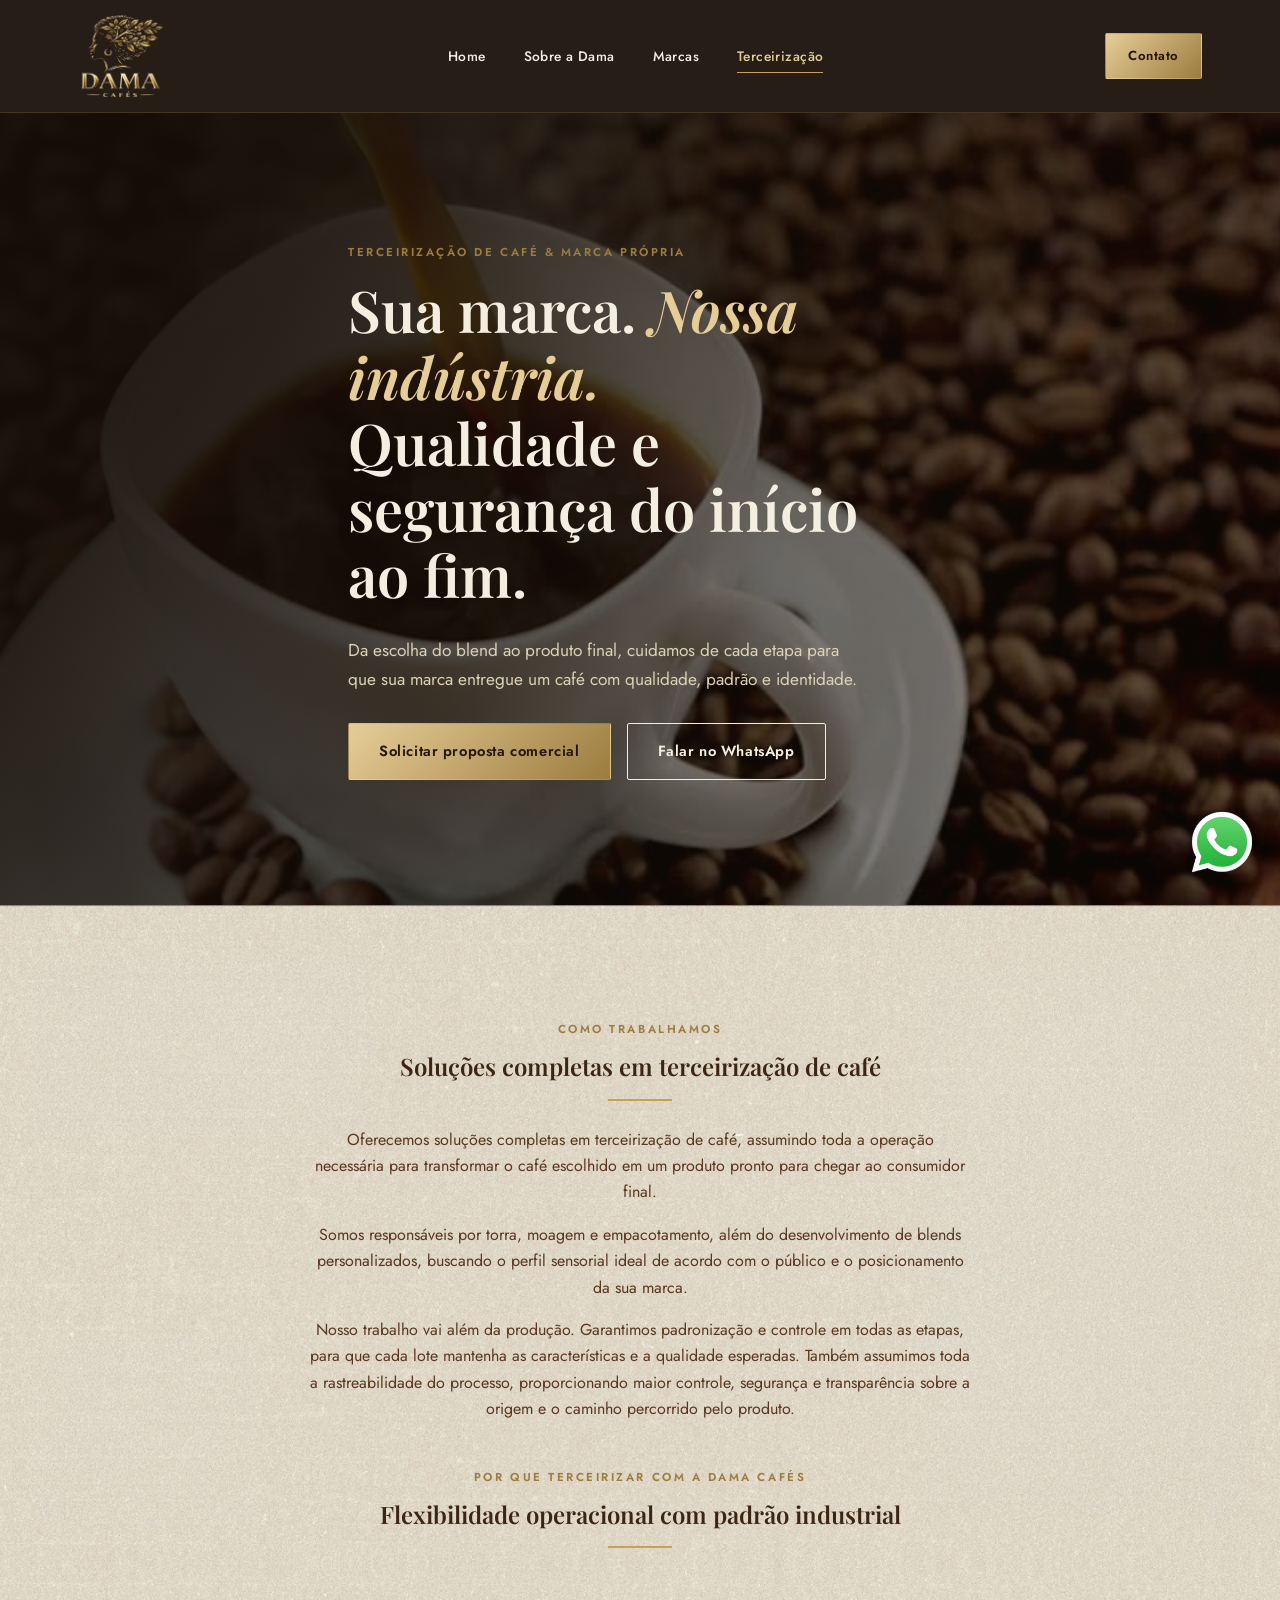
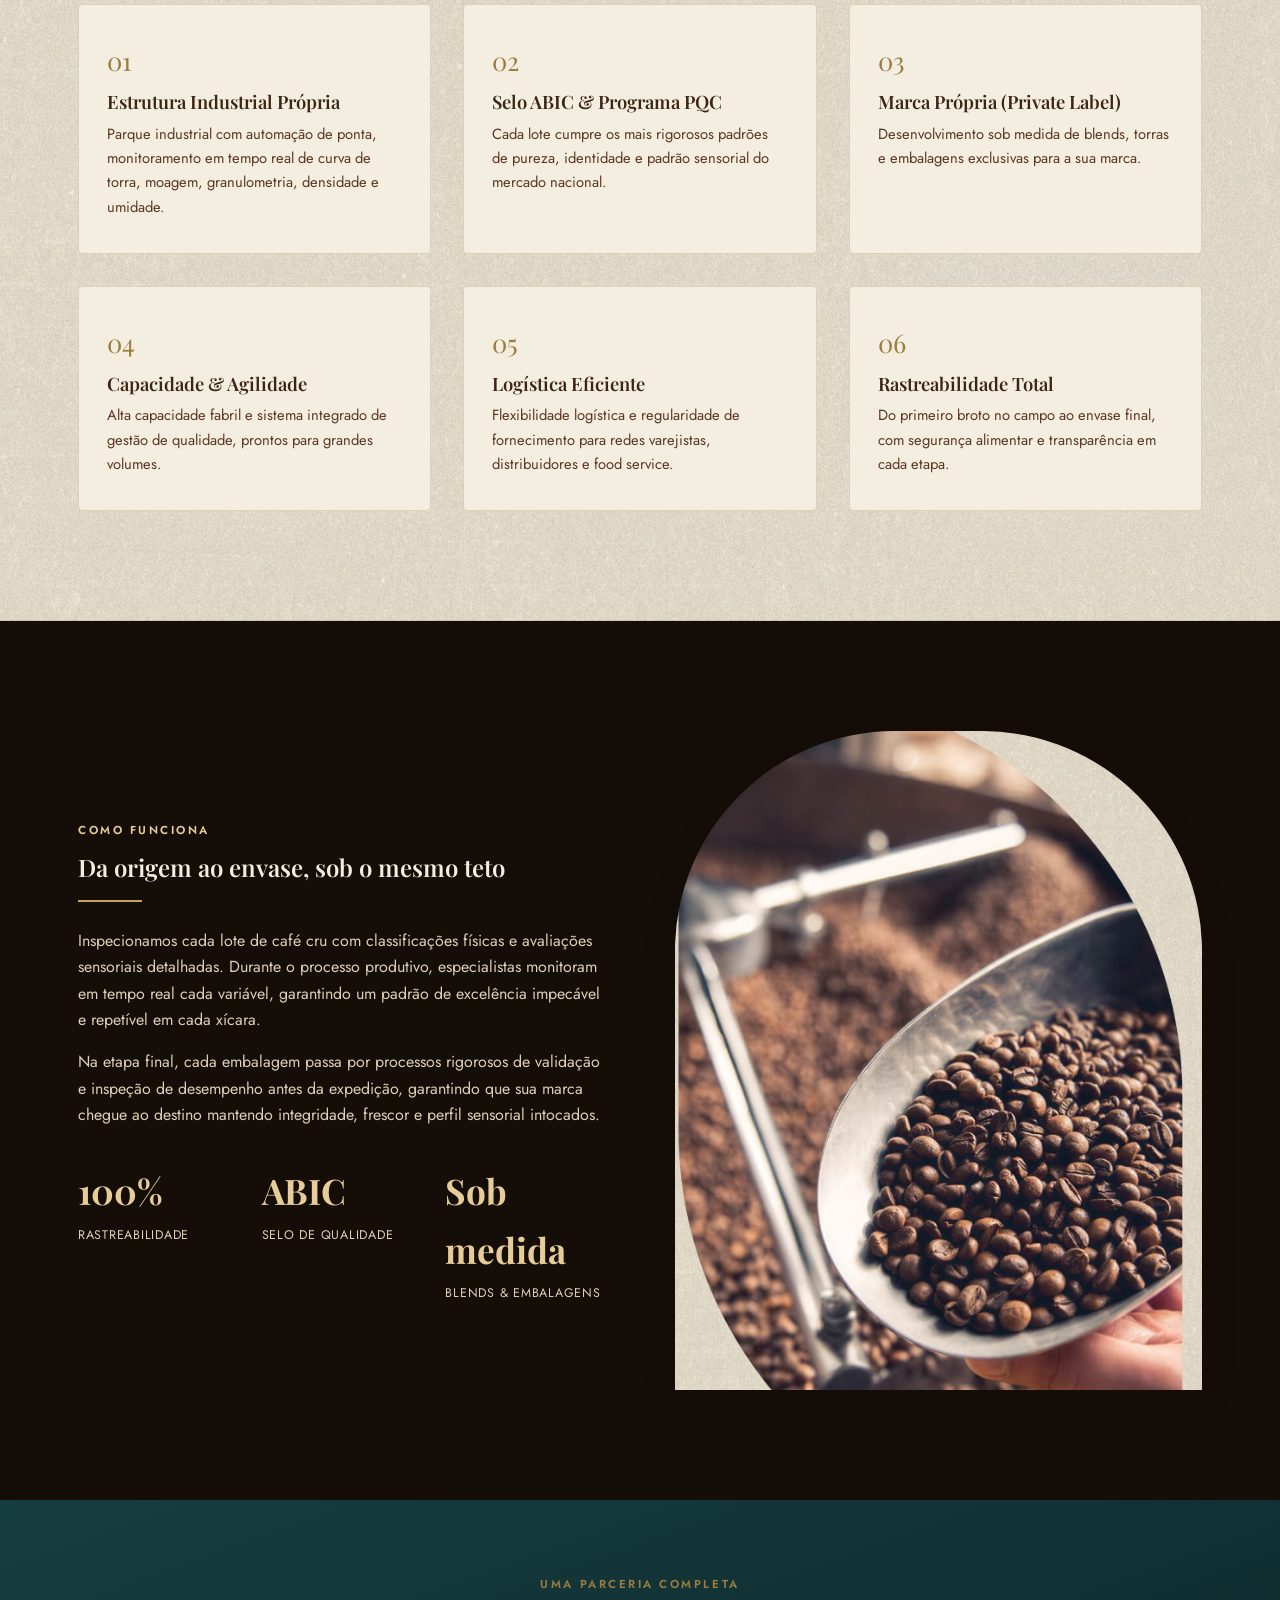
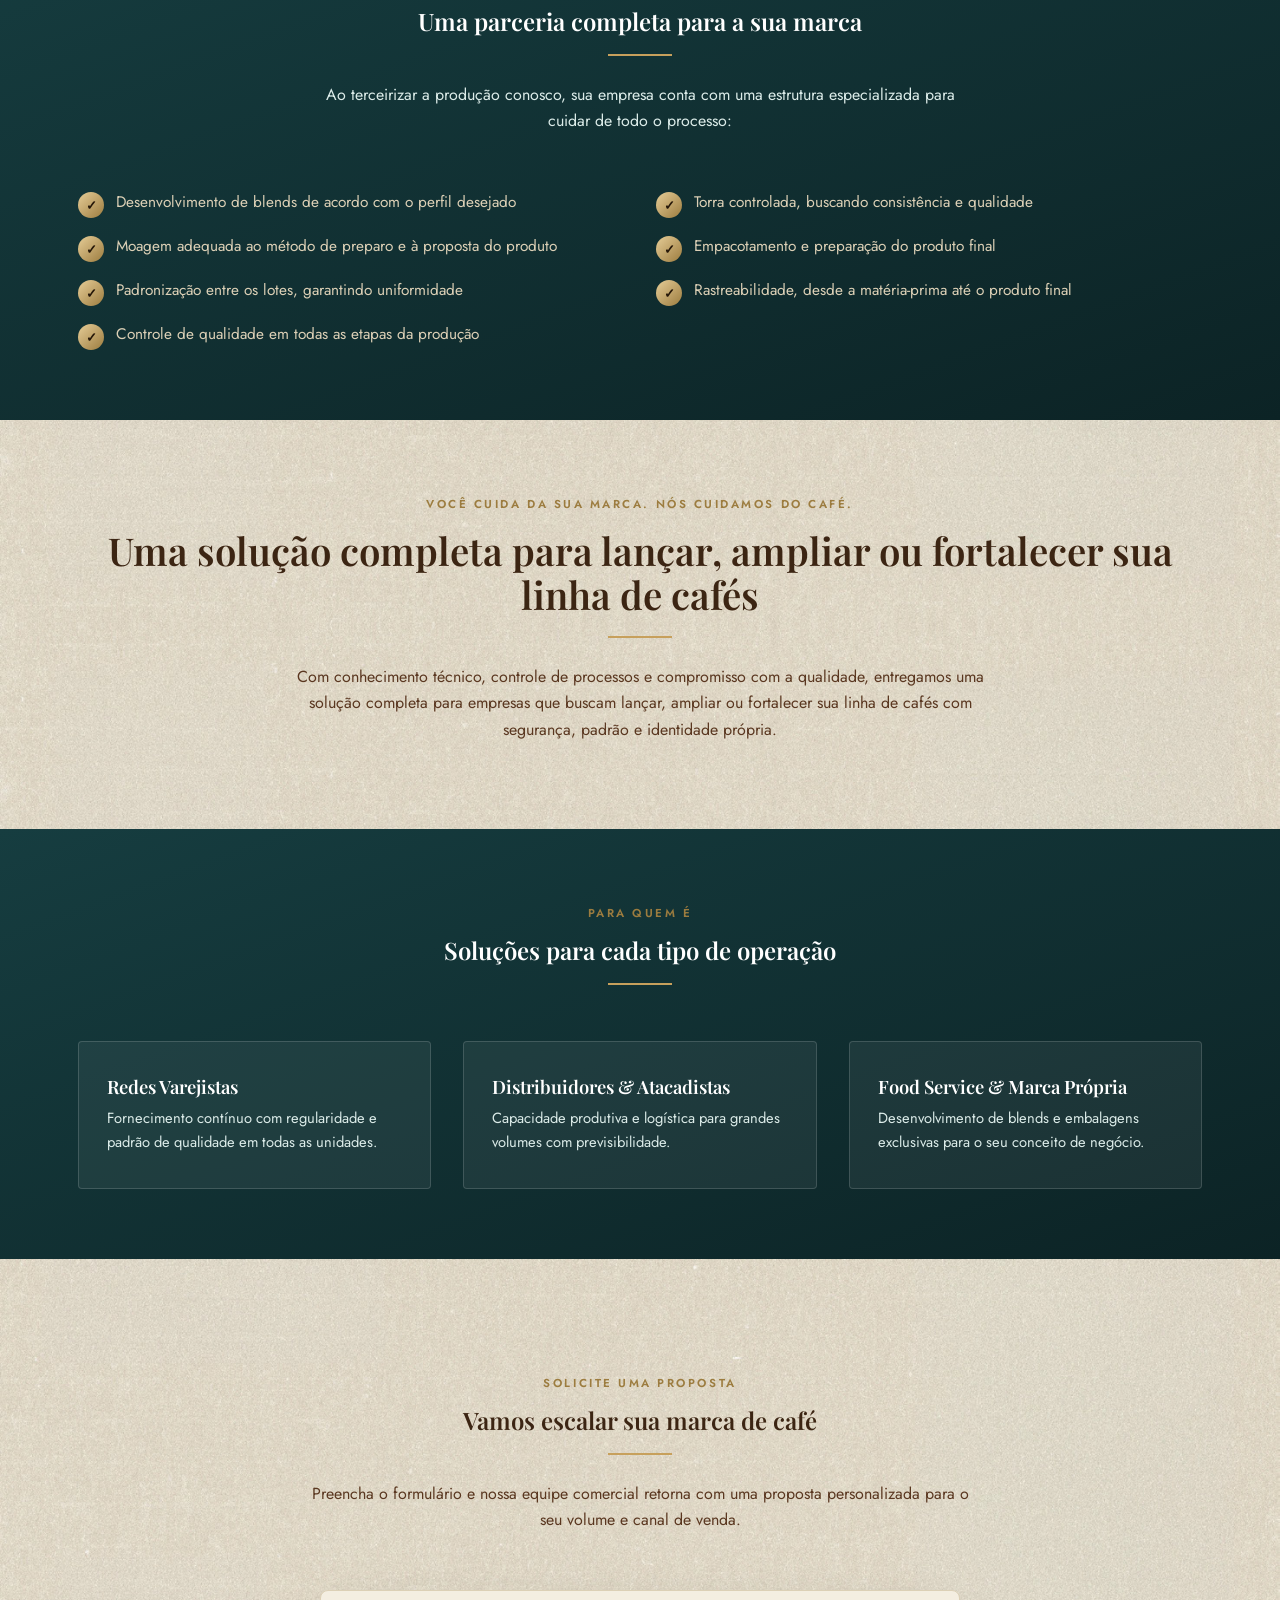
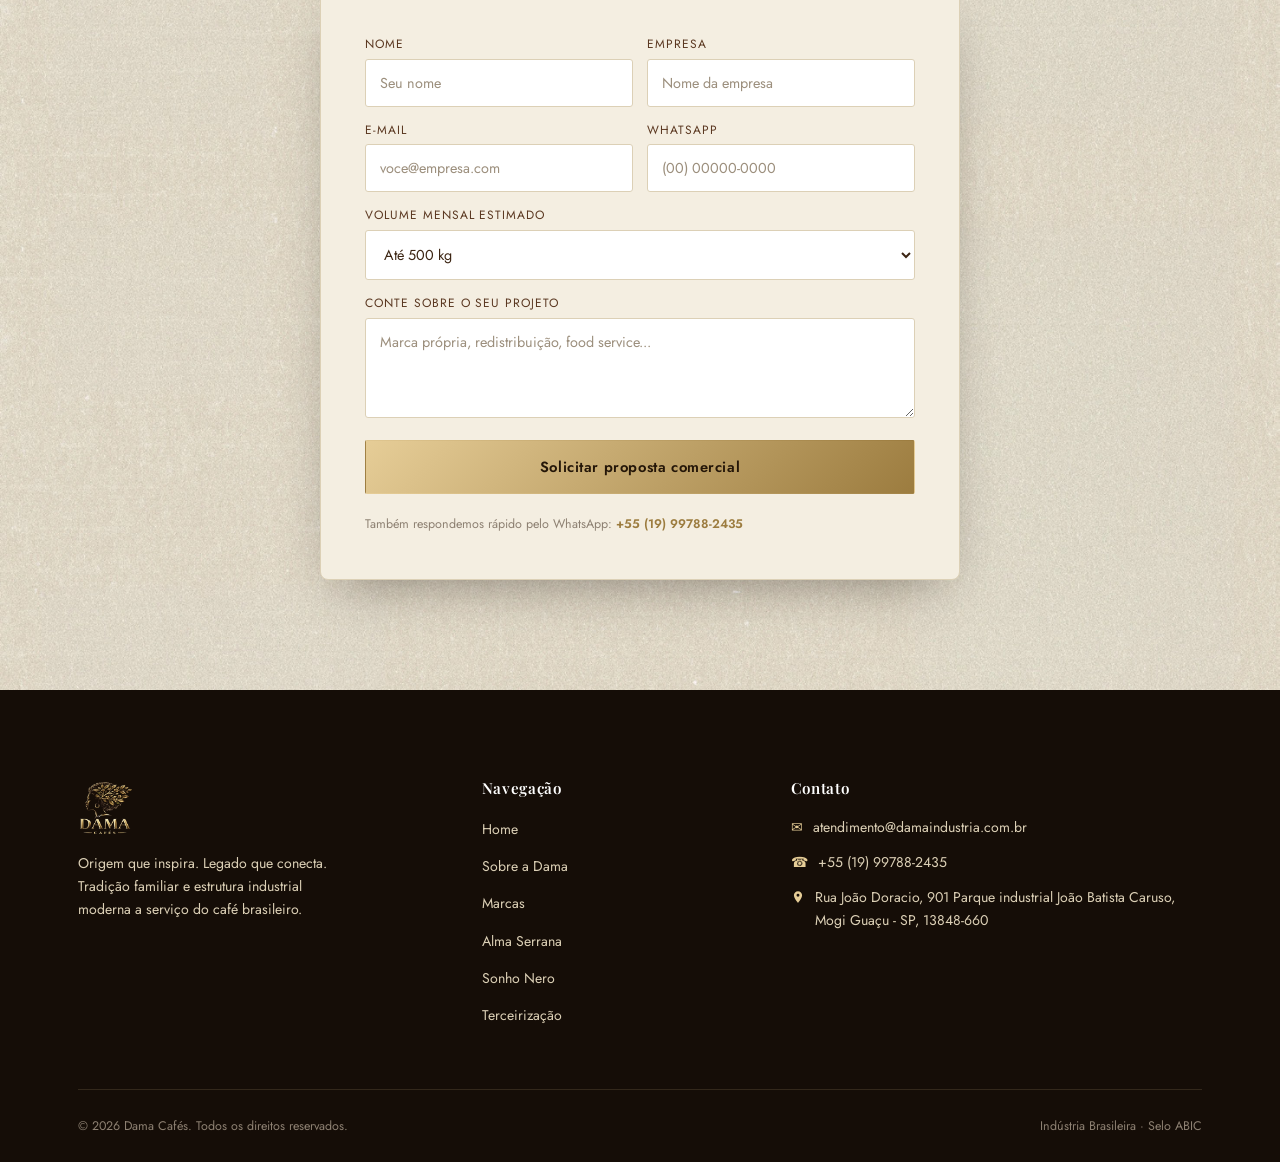
<file: terceirizacao.html>
<!DOCTYPE html>
<html lang="pt-BR">
<head>
<meta charset="UTF-8">
<meta name="viewport" content="width=device-width, initial-scale=1.0">
<title>Terceirização de Café &amp; Marca Própria | Dama Cafés</title>
<meta name="description" content="Terceirize a produção do seu café com a Dama Cafés: estrutura industrial própria, selo ABIC, flexibilidade logística e projetos de Marca Própria (Private Label).">
<link rel="icon" href="assets/img/logo-gold.png">
<link rel="stylesheet" href="css/style.css">
<style>
  .hero.terceirizacao{ background:linear-gradient(120deg,rgba(21,13,7,.94) 15%,rgba(21,13,7,.6) 60%,rgba(21,13,7,.4) 100%), url('assets/img/capa-terceirizacao.jpg') center/cover; }
  .checklist{ list-style:none; margin:0; padding:0; display:grid; grid-template-columns:1fr 1fr; gap:16px 32px; }
  .checklist li{ display:flex; align-items:flex-start; gap:12px; font-size:.96rem; color:var(--cream-3); }
  .checklist li::before{ content:'✓'; flex-shrink:0; width:26px; height:26px; border-radius:50%; background:linear-gradient(135deg,var(--gold-light),var(--gold-deep)); color:#241608; font-weight:700; font-size:.8rem; display:flex; align-items:center; justify-content:center; margin-top:2px; }
  @media(max-width:700px){ .checklist{ grid-template-columns:1fr; } }
  .promise-banner{ text-align:center; }
  .promise-banner h2{ font-size:clamp(1.6rem,3.4vw,2.4rem); }
</style>
</head>
<body>

<header class="site-header">
  <div class="container">
    <a href="index.html" class="brand">
      <img src="assets/img/logo-gold-crop.png" alt="Dama Cafés">
    </a>
    <nav class="main-nav">
      <a href="index.html">Home</a>
      <a href="sobre.html">Sobre a Dama</a>
      <a href="marcas.html">Marcas</a>
      <a href="terceirizacao.html" class="active">Terceirização</a>
    </nav>
    <div class="header-cta">
      <a href="#form" class="btn btn-gold btn-sm">Contato</a>
      <button class="nav-toggle" aria-label="Abrir menu">☰</button>
    </div>
  </div>
</header>

<!-- HERO CAMPAIGN -->
<section class="hero terceirizacao">
  <div class="container hero-content">
    <span class="overline">Terceirização de Café &amp; Marca Própria</span>
    <h1>Sua marca. <em>Nossa indústria.</em><br>Qualidade e segurança do início ao fim.</h1>
    <p class="lead">Da escolha do blend ao produto final, cuidamos de cada etapa para que sua marca entregue um café com qualidade, padrão e identidade.</p>
    <div class="hero-actions">
      <a href="#form" class="btn btn-gold">Solicitar proposta comercial</a>
      <a href="https://wa.me/5519997882435" target="_blank" rel="noopener" class="btn btn-outline">Falar no WhatsApp</a>
    </div>
  </div>
</section>

<!-- COMO TRABALHAMOS + BENEFÍCIOS -->
<section class="section textured">
  <div class="container">
    <div class="section-head center">
      <span class="overline">Como trabalhamos</span>
      <h2>Soluções completas em terceirização de café</h2>
      <div class="rule"></div>
      <p>Oferecemos soluções completas em terceirização de café, assumindo toda a operação necessária para transformar o café escolhido em um produto pronto para chegar ao consumidor final.</p>
      <p>Somos responsáveis por torra, moagem e empacotamento, além do desenvolvimento de blends personalizados, buscando o perfil sensorial ideal de acordo com o público e o posicionamento da sua marca.</p>
      <p>Nosso trabalho vai além da produção. Garantimos padronização e controle em todas as etapas, para que cada lote mantenha as características e a qualidade esperadas. Também assumimos toda a rastreabilidade do processo, proporcionando maior controle, segurança e transparência sobre a origem e o caminho percorrido pelo produto.</p>
    </div>
    <div class="section-head center" style="margin-top:-16px;">
      <span class="overline">Por que terceirizar com a Dama Cafés</span>
      <h2>Flexibilidade operacional com padrão industrial</h2>
      <div class="rule"></div>
    </div>
    <div class="grid-3">
      <div class="value-card">
        <span class="num">01</span>
        <h3>Estrutura Industrial Própria</h3>
        <p>Parque industrial com automação de ponta, monitoramento em tempo real de curva de torra, moagem, granulometria, densidade e umidade.</p>
      </div>
      <div class="value-card">
        <span class="num">02</span>
        <h3>Selo ABIC &amp; Programa PQC</h3>
        <p>Cada lote cumpre os mais rigorosos padrões de pureza, identidade e padrão sensorial do mercado nacional.</p>
      </div>
      <div class="value-card">
        <span class="num">03</span>
        <h3>Marca Própria (Private Label)</h3>
        <p>Desenvolvimento sob medida de blends, torras e embalagens exclusivas para a sua marca.</p>
      </div>
      <div class="value-card">
        <span class="num">04</span>
        <h3>Capacidade &amp; Agilidade</h3>
        <p>Alta capacidade fabril e sistema integrado de gestão de qualidade, prontos para grandes volumes.</p>
      </div>
      <div class="value-card">
        <span class="num">05</span>
        <h3>Logística Eficiente</h3>
        <p>Flexibilidade logística e regularidade de fornecimento para redes varejistas, distribuidores e food service.</p>
      </div>
      <div class="value-card">
        <span class="num">06</span>
        <h3>Rastreabilidade Total</h3>
        <p>Do primeiro broto no campo ao envase final, com segurança alimentar e transparência em cada etapa.</p>
      </div>
    </div>
  </div>
</section>

<!-- ESTRUTURA -->
<section class="section on-dark">
  <div class="container split">
    <div class="split-text">
      <span class="overline">Como funciona</span>
      <h2>Da origem ao envase, sob o mesmo teto</h2>
      <div class="rule"></div>
      <p>Inspecionamos cada lote de café cru com classificações físicas e avaliações sensoriais detalhadas. Durante o processo produtivo, especialistas monitoram em tempo real cada variável, garantindo um padrão de excelência impecável e repetível em cada xícara.</p>
      <p>Na etapa final, cada embalagem passa por processos rigorosos de validação e inspeção de desempenho antes da expedição, garantindo que sua marca chegue ao destino mantendo integridade, frescor e perfil sensorial intocados.</p>
      <div class="stats-strip" style="grid-template-columns:repeat(3,1fr); margin-top:34px; text-align:left;">
        <div class="stat"><b>100%</b><span>Rastreabilidade</span></div>
        <div class="stat"><b>ABIC</b><span>Selo de qualidade</span></div>
        <div class="stat"><b>Sob medida</b><span>Blends &amp; embalagens</span></div>
      </div>
    </div>
    <div class="split-media">
      <div class="arch-media"><img src="assets/img/industrial-scoop.jpg" alt="Controle de qualidade industrial Dama Cafés"></div>
    </div>
  </div>
</section>

<!-- PARCERIA COMPLETA -->
<section class="section on-teal tight">
  <div class="container">
    <div class="section-head center">
      <span class="overline">Uma parceria completa</span>
      <h2>Uma parceria completa para a sua marca</h2>
      <div class="rule"></div>
      <p>Ao terceirizar a produção conosco, sua empresa conta com uma estrutura especializada para cuidar de todo o processo:</p>
    </div>
    <ul class="checklist">
      <li>Desenvolvimento de blends de acordo com o perfil desejado</li>
      <li>Torra controlada, buscando consistência e qualidade</li>
      <li>Moagem adequada ao método de preparo e à proposta do produto</li>
      <li>Empacotamento e preparação do produto final</li>
      <li>Padronização entre os lotes, garantindo uniformidade</li>
      <li>Rastreabilidade, desde a matéria-prima até o produto final</li>
      <li>Controle de qualidade em todas as etapas da produção</li>
    </ul>
  </div>
</section>

<!-- PROMESSA -->
<section class="section textured tight">
  <div class="container promise-banner">
    <span class="overline">Você cuida da sua marca. Nós cuidamos do café.</span>
    <h2>Uma solução completa para lançar, ampliar ou fortalecer sua linha de cafés</h2>
    <div class="rule" style="margin-left:auto;margin-right:auto;"></div>
    <p style="max-width:720px;margin-left:auto;margin-right:auto;">Com conhecimento técnico, controle de processos e compromisso com a qualidade, entregamos uma solução completa para empresas que buscam lançar, ampliar ou fortalecer sua linha de cafés com segurança, padrão e identidade própria.</p>
  </div>
</section>

<!-- PARA QUEM É -->
<section class="section on-teal tight">
  <div class="container">
    <div class="section-head center">
      <span class="overline">Para quem é</span>
      <h2>Soluções para cada tipo de operação</h2>
      <div class="rule"></div>
    </div>
    <div class="grid-3">
      <div class="value-card" style="background:rgba(255,255,255,.06); border-color:rgba(255,255,255,.15);">
        <h3 style="color:#fff;">Redes Varejistas</h3>
        <p style="color:#dcece9;">Fornecimento contínuo com regularidade e padrão de qualidade em todas as unidades.</p>
      </div>
      <div class="value-card" style="background:rgba(255,255,255,.06); border-color:rgba(255,255,255,.15);">
        <h3 style="color:#fff;">Distribuidores &amp; Atacadistas</h3>
        <p style="color:#dcece9;">Capacidade produtiva e logística para grandes volumes com previsibilidade.</p>
      </div>
      <div class="value-card" style="background:rgba(255,255,255,.06); border-color:rgba(255,255,255,.15);">
        <h3 style="color:#fff;">Food Service &amp; Marca Própria</h3>
        <p style="color:#dcece9;">Desenvolvimento de blends e embalagens exclusivas para o seu conceito de negócio.</p>
      </div>
    </div>
  </div>
</section>

<!-- FORM CAMPAIGN -->
<section id="form" class="section textured">
  <div class="container">
    <div class="section-head center">
      <span class="overline">Solicite uma proposta</span>
      <h2>Vamos escalar sua marca de café</h2>
      <div class="rule"></div>
      <p>Preencha o formulário e nossa equipe comercial retorna com uma proposta personalizada para o seu volume e canal de venda.</p>
    </div>

    <div style="max-width:640px; margin:0 auto; background:var(--cream-2); border:1px solid var(--cream-3); border-radius:8px; padding:44px; box-shadow:var(--shadow);">
      <form class="contact-form">
        <div class="row2">
          <div><label style="color:var(--brown-text);">Nome</label><input style="background:#fff;border-color:var(--cream-3);color:var(--brown-deep);" type="text" placeholder="Seu nome" required></div>
          <div><label style="color:var(--brown-text);">Empresa</label><input style="background:#fff;border-color:var(--cream-3);color:var(--brown-deep);" type="text" placeholder="Nome da empresa" required></div>
        </div>
        <div class="row2">
          <div><label style="color:var(--brown-text);">E-mail</label><input style="background:#fff;border-color:var(--cream-3);color:var(--brown-deep);" type="email" placeholder="voce@empresa.com" required></div>
          <div><label style="color:var(--brown-text);">WhatsApp</label><input style="background:#fff;border-color:var(--cream-3);color:var(--brown-deep);" type="tel" placeholder="(00) 00000-0000" required></div>
        </div>
        <div>
          <label style="color:var(--brown-text);">Volume mensal estimado</label>
          <select style="background:#fff;border-color:var(--cream-3);color:var(--brown-deep);">
            <option>Até 500 kg</option>
            <option>500 kg a 2 toneladas</option>
            <option>2 a 10 toneladas</option>
            <option>Acima de 10 toneladas</option>
          </select>
        </div>
        <div>
          <label style="color:var(--brown-text);">Conte sobre o seu projeto</label>
          <textarea style="background:#fff;border-color:var(--cream-3);color:var(--brown-deep);" placeholder="Marca própria, redistribuição, food service..."></textarea>
        </div>
        <button type="submit" class="btn btn-gold">Solicitar proposta comercial</button>
        <div class="form-note">Também respondemos rápido pelo WhatsApp: <a href="https://wa.me/5519997882435" style="color:var(--gold-deep);font-weight:600;">+55 (19) 99788-2435</a></div>
        <div class="form-success"></div>
      </form>
    </div>
  </div>
</section>

<footer class="site-footer">
  <div class="container">
    <div class="footer-grid">
      <div class="footer-brand">
        <img src="assets/img/logo-gold-crop.png" alt="Dama Cafés">
        <p>Origem que inspira. Legado que conecta. Tradição familiar e estrutura industrial moderna a serviço do café brasileiro.</p>
      </div>
      <div class="footer-col">
        <h4>Navegação</h4>
        <ul>
          <li><a href="index.html">Home</a></li>
          <li><a href="sobre.html">Sobre a Dama</a></li>
          <li><a href="marcas.html">Marcas</a></li>
          <li><a href="marcas/alma-serrana.html">Alma Serrana</a></li>
          <li><a href="marcas/sonho-nero.html">Sonho Nero</a></li>
          <li><a href="terceirizacao.html">Terceirização</a></li>
        </ul>
      </div>
      <div class="footer-col">
        <h4>Contato</h4>
        <div class="footer-contact-item"><span class="ic">✉</span> atendimento@damaindustria.com.br</div>
        <div class="footer-contact-item"><span class="ic">☎</span> +55 (19) 99788-2435</div>
        <div class="footer-contact-item"><span class="ic"><svg width="14" height="14" viewBox="0 0 24 24" fill="currentColor" style="vertical-align:-2px;"><path d="M12 2C8.13 2 5 5.13 5 9c0 5.25 7 13 7 13s7-7.75 7-13c0-3.87-3.13-7-7-7zm0 9.5A2.5 2.5 0 1 1 12 6.5a2.5 2.5 0 0 1 0 5z"/></svg></span> Rua João Doracio, 901 Parque industrial João Batista Caruso, Mogi Guaçu - SP, 13848-660</div>
      </div>
    </div>
    <div class="bottom-bar">
      <span>© 2026 Dama Cafés. Todos os direitos reservados.</span>
      <span>Indústria Brasileira · Selo ABIC</span>
    </div>
  </div>
</footer>

<a class="wa-float" href="https://wa.me/5519997882435" target="_blank" rel="noopener" aria-label="WhatsApp"><img src="assets/img/whatsapp-icon.png" alt="WhatsApp"></a>

<script src="js/main.js"></script>
</body>
</html>
</file>
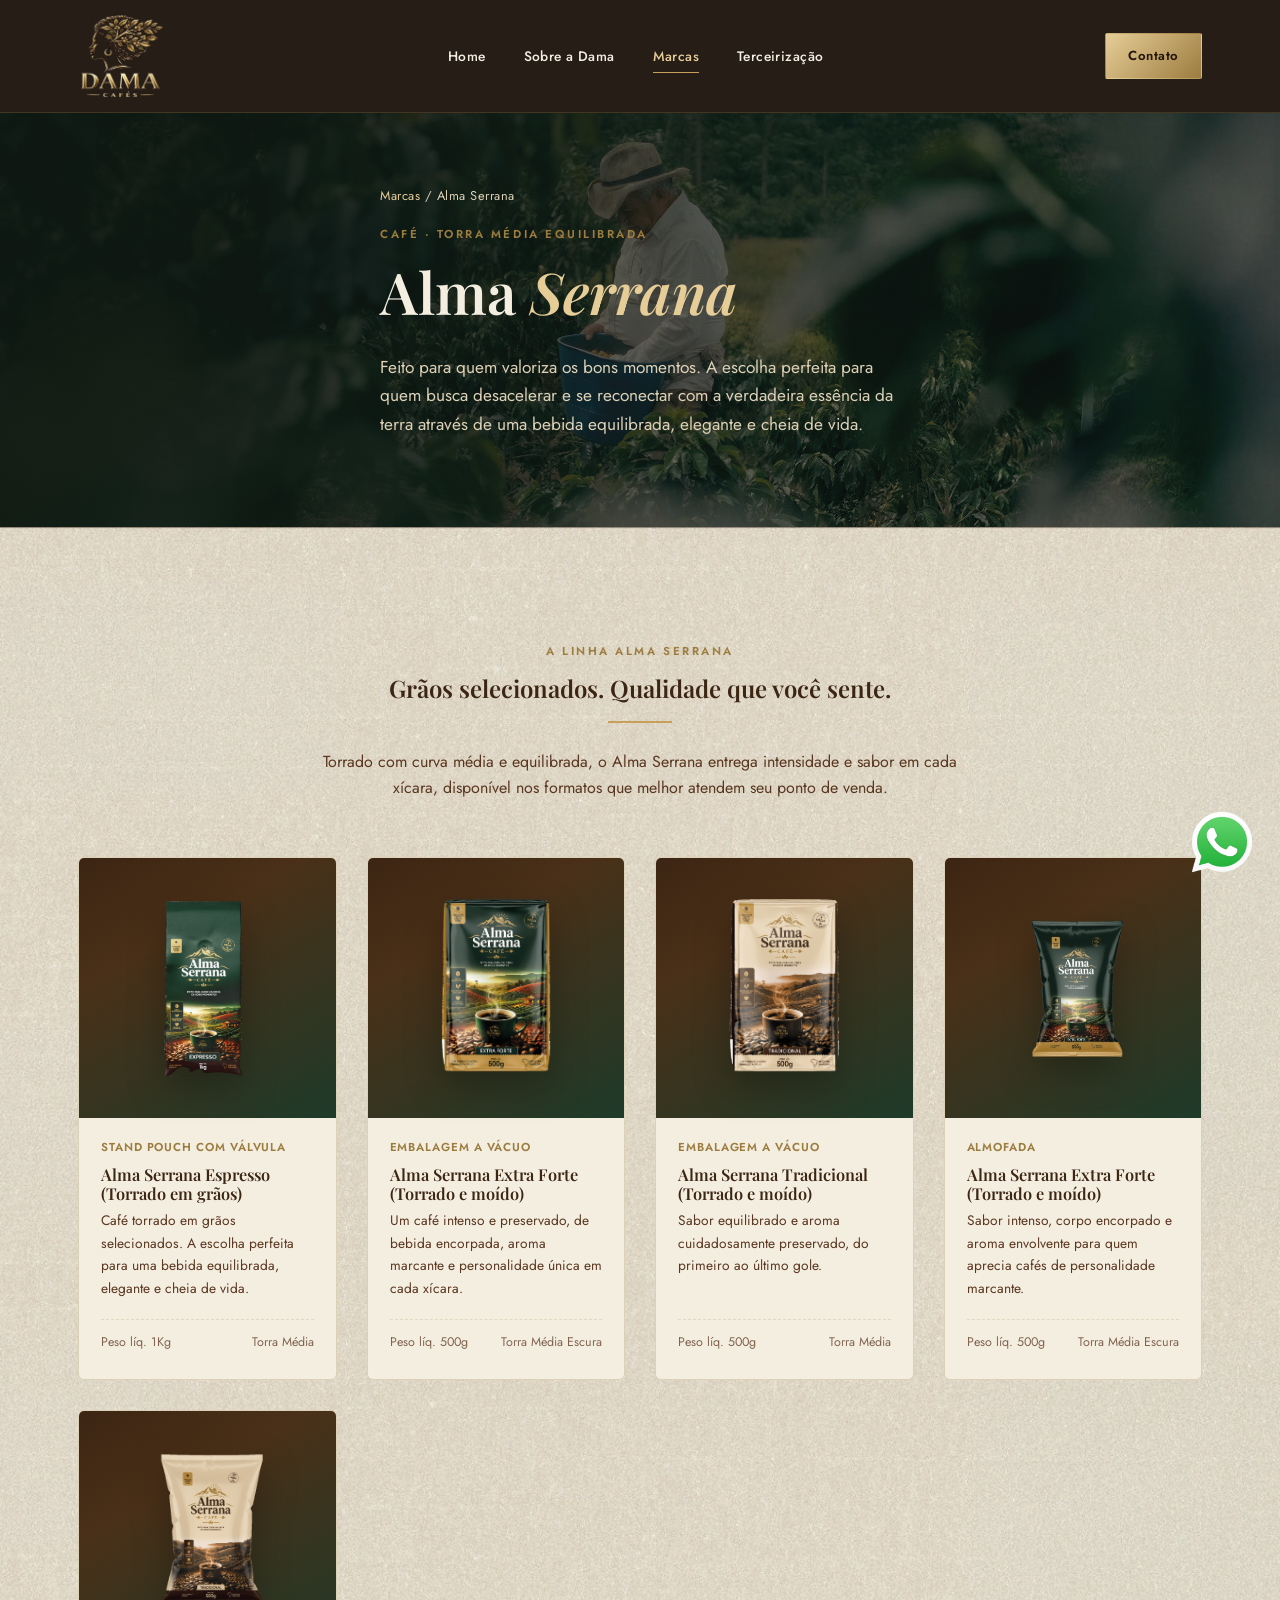
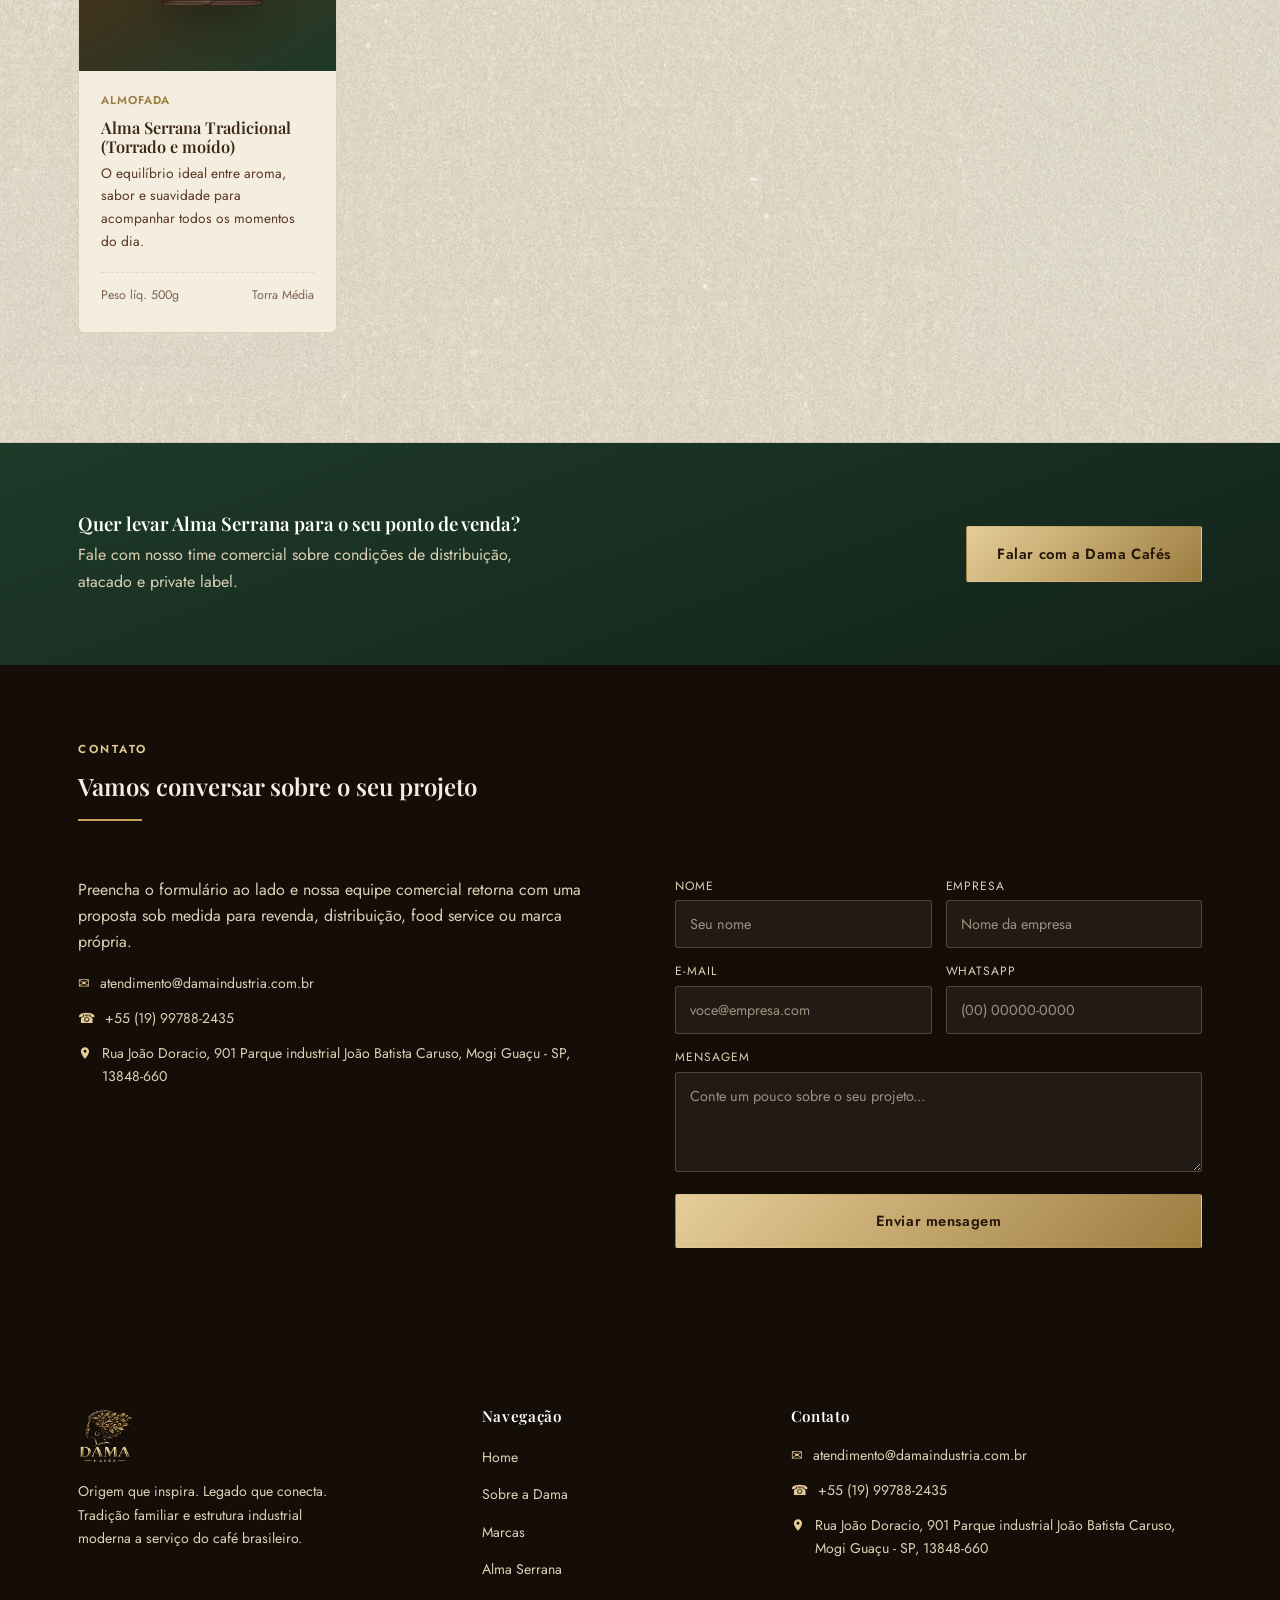
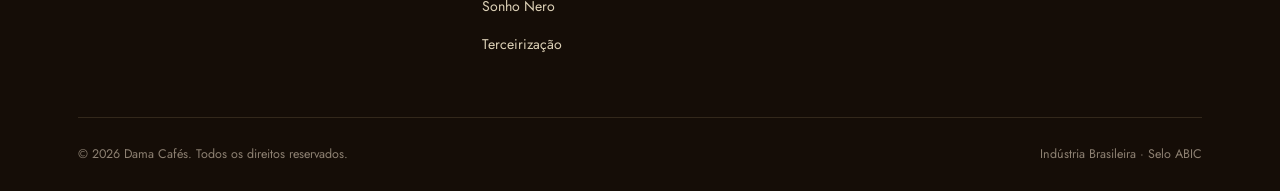
<file: marcas/alma-serrana.html>
<!DOCTYPE html>
<html lang="pt-BR">
<head>
<meta charset="UTF-8">
<meta name="viewport" content="width=device-width, initial-scale=1.0">
<title>Alma Serrana | Dama Cafés</title>
<meta name="description" content="Alma Serrana: café de torra média equilibrada, feito para quem valoriza os bons momentos. Conheça a linha completa em Stand Pouch, Vácuo e Almofada.">
<link rel="icon" href="../assets/img/logo-gold.png">
<link rel="stylesheet" href="../css/style.css">
<style>
  .hero.serrana{ background:linear-gradient(120deg,rgba(15,25,19,.93) 15%,rgba(15,25,19,.55) 60%,rgba(15,25,19,.3) 100%), url('../assets/img/woman-field.jpg') center/cover; }
  .section.on-serrana{ background:linear-gradient(160deg,var(--green),#12241a); color:#dfe8e0; }
  .section.on-serrana h2, .section.on-serrana h3{ color:#fff; }
  .product-card .pc-img.grad-serrana{ background:linear-gradient(150deg,var(--brown-deep) 0%,#4a3018 32%,var(--green) 100%); }
</style>
</head>
<body>

<header class="site-header">
  <div class="container">
    <a href="../index.html" class="brand">
      <img src="../assets/img/logo-gold-crop.png" alt="Dama Cafés">
    </a>
    <nav class="main-nav">
      <a href="../index.html">Home</a>
      <a href="../sobre.html">Sobre a Dama</a>
      <a href="../marcas.html" class="active">Marcas</a>
      <a href="../terceirizacao.html">Terceirização</a>
    </nav>
    <div class="header-cta">
      <a href="#contato" class="btn btn-gold btn-sm">Contato</a>
      <button class="nav-toggle" aria-label="Abrir menu">☰</button>
    </div>
  </div>
</header>

<section class="hero serrana small">
  <div class="container hero-content">
    <div class="breadcrumb" style="margin-bottom:14px;"><a href="../marcas.html">Marcas</a> / Alma Serrana</div>
    <span class="overline">Café · Torra Média Equilibrada</span>
    <h1>Alma <em>Serrana</em></h1>
    <p class="lead">Feito para quem valoriza os bons momentos. A escolha perfeita para quem busca desacelerar e se reconectar com a verdadeira essência da terra através de uma bebida equilibrada, elegante e cheia de vida.</p>
  </div>
</section>

<section class="section textured">
  <div class="container">
    <div class="section-head center">
      <span class="overline">A linha Alma Serrana</span>
      <h2>Grãos selecionados. Qualidade que você sente.</h2>
      <div class="rule"></div>
      <p>Torrado com curva média e equilibrada, o Alma Serrana entrega intensidade e sabor em cada xícara, disponível nos formatos que melhor atendem seu ponto de venda.</p>
    </div>

    <div class="product-grid">
      <div class="product-card">
        <div class="pc-img grad-serrana"><img src="../assets/products/alma-expresso-1kg.png" alt="Alma Serrana Espresso 1Kg"></div>
        <div class="pc-body">
          <span class="tag">Stand Pouch com Válvula</span>
          <h4>Alma Serrana Espresso (Torrado em grãos)</h4>
          <p>Café torrado em grãos selecionados. A escolha perfeita para uma bebida equilibrada, elegante e cheia de vida.</p>
          <div class="pc-meta"><span>Peso líq. 1Kg</span><span>Torra Média</span></div>
        </div>
      </div>
      <div class="product-card">
        <div class="pc-img grad-serrana"><img src="../assets/products/alma-extraforte-vacuo.png" alt="Alma Serrana Extra Forte Vácuo"></div>
        <div class="pc-body">
          <span class="tag">Embalagem a Vácuo</span>
          <h4>Alma Serrana Extra Forte (Torrado e moído)</h4>
          <p>Um café intenso e preservado, de bebida encorpada, aroma marcante e personalidade única em cada xícara.</p>
          <div class="pc-meta"><span>Peso líq. 500g</span><span>Torra Média Escura</span></div>
        </div>
      </div>
      <div class="product-card">
        <div class="pc-img grad-serrana"><img src="../assets/products/alma-tradicional-vacuo.png" alt="Alma Serrana Tradicional Vácuo"></div>
        <div class="pc-body">
          <span class="tag">Embalagem a Vácuo</span>
          <h4>Alma Serrana Tradicional (Torrado e moído)</h4>
          <p>Sabor equilibrado e aroma cuidadosamente preservado, do primeiro ao último gole.</p>
          <div class="pc-meta"><span>Peso líq. 500g</span><span>Torra Média</span></div>
        </div>
      </div>
      <div class="product-card">
        <div class="pc-img grad-serrana"><img src="../assets/products/alma-extraforte-almofada.png" alt="Alma Serrana Extra Forte Almofada"></div>
        <div class="pc-body">
          <span class="tag">Almofada</span>
          <h4>Alma Serrana Extra Forte (Torrado e moído)</h4>
          <p>Sabor intenso, corpo encorpado e aroma envolvente para quem aprecia cafés de personalidade marcante.</p>
          <div class="pc-meta"><span>Peso líq. 500g</span><span>Torra Média Escura</span></div>
        </div>
      </div>
      <div class="product-card">
        <div class="pc-img grad-serrana"><img src="../assets/products/alma-tradicional-almofada.png" alt="Alma Serrana Tradicional Almofada"></div>
        <div class="pc-body">
          <span class="tag">Almofada</span>
          <h4>Alma Serrana Tradicional (Torrado e moído)</h4>
          <p>O equilíbrio ideal entre aroma, sabor e suavidade para acompanhar todos os momentos do dia.</p>
          <div class="pc-meta"><span>Peso líq. 500g</span><span>Torra Média</span></div>
        </div>
      </div>
    </div>
  </div>
</section>

<section class="section on-serrana tight">
  <div class="container">
    <div class="cta-banner" style="background:transparent;box-shadow:none;padding:0;">
      <div>
        <h3>Quer levar Alma Serrana para o seu ponto de venda?</h3>
        <p>Fale com nosso time comercial sobre condições de distribuição, atacado e private label.</p>
      </div>
      <a href="#contato" class="btn btn-gold">Falar com a Dama Cafés</a>
    </div>
  </div>
</section>

<!-- CONTATO -->
<section id="contato" class="section on-dark tight">
  <div class="container">
    <div class="section-head">
      <span class="overline">Contato</span>
      <h2>Vamos conversar sobre o seu projeto</h2>
      <div class="rule"></div>
    </div>
    <div class="split" style="align-items:flex-start;">
      <div>
        <p>Preencha o formulário ao lado e nossa equipe comercial retorna com uma proposta sob medida para revenda, distribuição, food service ou marca própria.</p>
        <div class="footer-contact-item"><span class="ic">✉</span> atendimento@damaindustria.com.br</div>
        <div class="footer-contact-item"><span class="ic">☎</span> +55 (19) 99788-2435</div>
        <div class="footer-contact-item"><span class="ic"><svg width="14" height="14" viewBox="0 0 24 24" fill="currentColor" style="vertical-align:-2px;"><path d="M12 2C8.13 2 5 5.13 5 9c0 5.25 7 13 7 13s7-7.75 7-13c0-3.87-3.13-7-7-7zm0 9.5A2.5 2.5 0 1 1 12 6.5a2.5 2.5 0 0 1 0 5z"/></svg></span> Rua João Doracio, 901 Parque industrial João Batista Caruso, Mogi Guaçu - SP, 13848-660</div>
      </div>
      <div>
        <form class="contact-form">
          <div class="row2">
            <div><label>Nome</label><input type="text" placeholder="Seu nome" required></div>
            <div><label>Empresa</label><input type="text" placeholder="Nome da empresa"></div>
          </div>
          <div class="row2">
            <div><label>E-mail</label><input type="email" placeholder="voce@empresa.com" required></div>
            <div><label>WhatsApp</label><input type="tel" placeholder="(00) 00000-0000"></div>
          </div>
          <div>
            <label>Mensagem</label>
            <textarea placeholder="Conte um pouco sobre o seu projeto..."></textarea>
          </div>
          <button type="submit" class="btn btn-gold">Enviar mensagem</button>
          <div class="form-success"></div>
        </form>
      </div>
    </div>
  </div>
</section>

<footer class="site-footer">
  <div class="container">
    <div class="footer-grid">
      <div class="footer-brand">
        <img src="../assets/img/logo-gold-crop.png" alt="Dama Cafés">
        <p>Origem que inspira. Legado que conecta. Tradição familiar e estrutura industrial moderna a serviço do café brasileiro.</p>
      </div>
      <div class="footer-col">
        <h4>Navegação</h4>
        <ul>
          <li><a href="../index.html">Home</a></li>
          <li><a href="../sobre.html">Sobre a Dama</a></li>
          <li><a href="../marcas.html">Marcas</a></li>
          <li><a href="alma-serrana.html">Alma Serrana</a></li>
          <li><a href="sonho-nero.html">Sonho Nero</a></li>
          <li><a href="../terceirizacao.html">Terceirização</a></li>
        </ul>
      </div>
      <div class="footer-col">
        <h4>Contato</h4>
        <div class="footer-contact-item"><span class="ic">✉</span> atendimento@damaindustria.com.br</div>
        <div class="footer-contact-item"><span class="ic">☎</span> +55 (19) 99788-2435</div>
        <div class="footer-contact-item"><span class="ic"><svg width="14" height="14" viewBox="0 0 24 24" fill="currentColor" style="vertical-align:-2px;"><path d="M12 2C8.13 2 5 5.13 5 9c0 5.25 7 13 7 13s7-7.75 7-13c0-3.87-3.13-7-7-7zm0 9.5A2.5 2.5 0 1 1 12 6.5a2.5 2.5 0 0 1 0 5z"/></svg></span> Rua João Doracio, 901 Parque industrial João Batista Caruso, Mogi Guaçu - SP, 13848-660</div>
      </div>
    </div>
    <div class="bottom-bar">
      <span>© 2026 Dama Cafés. Todos os direitos reservados.</span>
      <span>Indústria Brasileira · Selo ABIC</span>
    </div>
  </div>
</footer>

<a class="wa-float" href="https://wa.me/5519997882435" target="_blank" rel="noopener" aria-label="WhatsApp"><img src="../assets/img/whatsapp-icon.png" alt="WhatsApp"></a>

<script src="../js/main.js"></script>
</body>
</html>
</file>
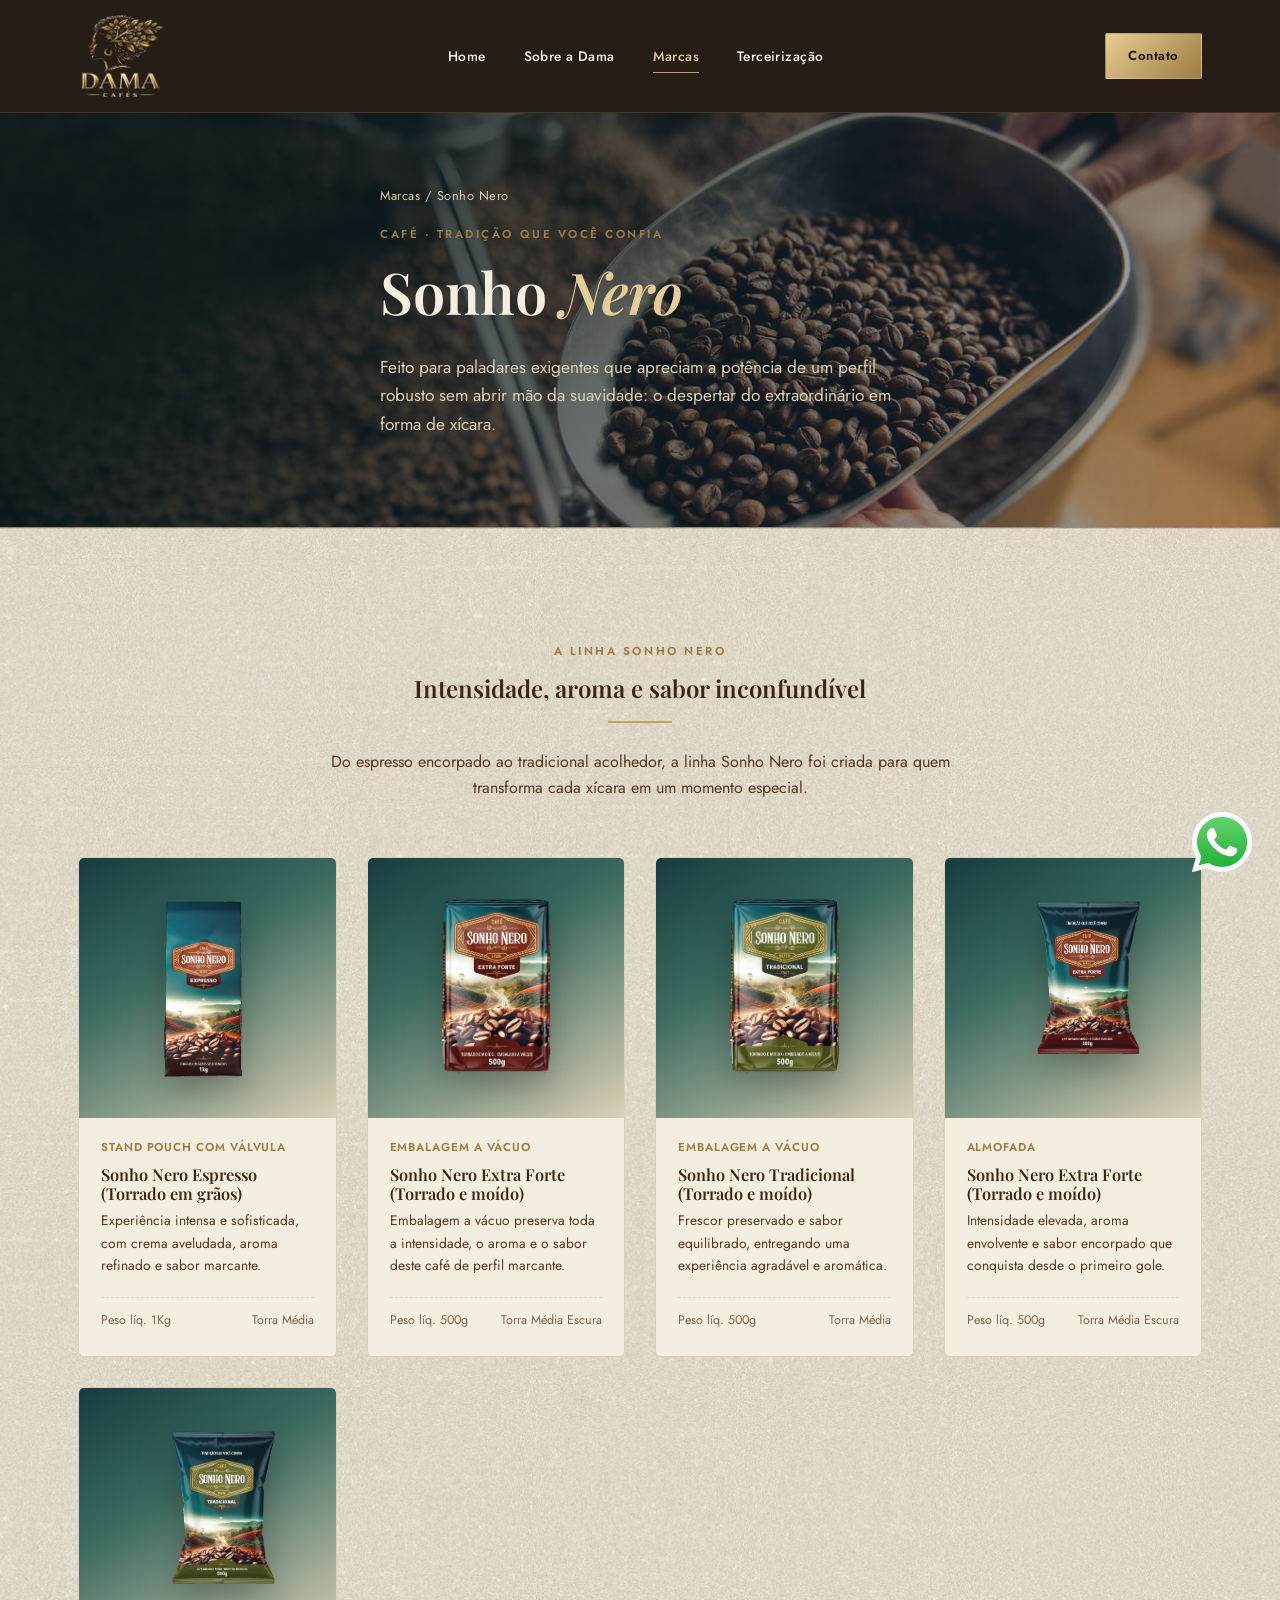
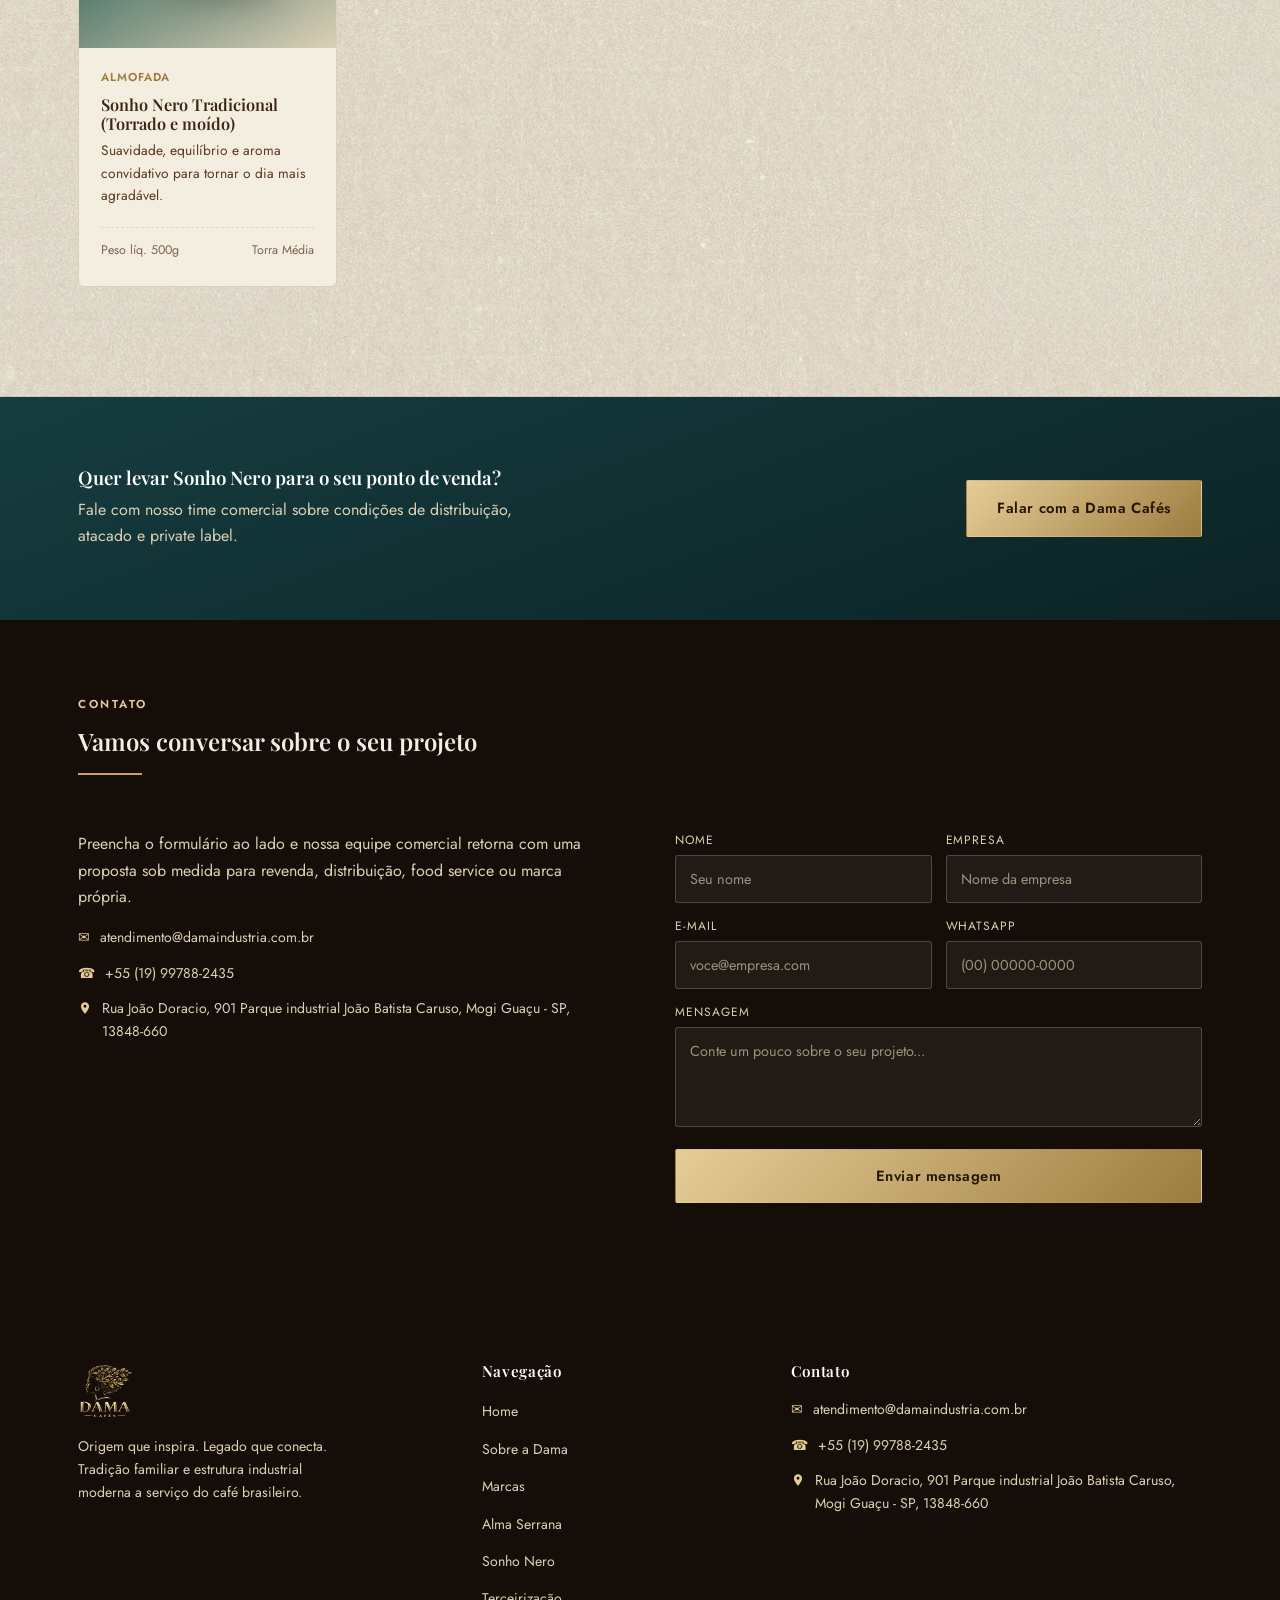
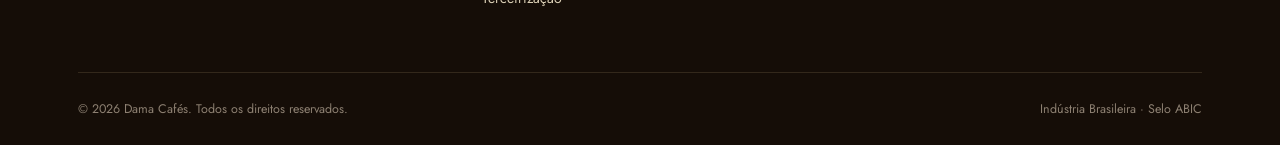
<file: marcas/sonho-nero.html>
<!DOCTYPE html>
<html lang="pt-BR">
<head>
<meta charset="UTF-8">
<meta name="viewport" content="width=device-width, initial-scale=1.0">
<title>Sonho Nero | Dama Cafés</title>
<meta name="description" content="Sonho Nero: café de perfil robusto e aroma marcante, tradição que você confia. Conheça a linha completa em Stand Pouch, Vácuo e Almofada.">
<link rel="icon" href="../assets/img/logo-gold.png">
<link rel="stylesheet" href="../css/style.css">
<style>
  .hero.nero{ background:linear-gradient(120deg,rgba(10,24,25,.93) 15%,rgba(10,24,25,.55) 60%,rgba(10,24,25,.3) 100%), url('../assets/img/farmer.jpg') center/cover; }
  .product-card .pc-img.grad-nero{ background:linear-gradient(150deg,var(--teal) 0%,#3c6b60 40%,var(--cream-3) 100%); }
</style>
</head>
<body>

<header class="site-header">
  <div class="container">
    <a href="../index.html" class="brand">
      <img src="../assets/img/logo-gold-crop.png" alt="Dama Cafés">
    </a>
    <nav class="main-nav">
      <a href="../index.html">Home</a>
      <a href="../sobre.html">Sobre a Dama</a>
      <a href="../marcas.html" class="active">Marcas</a>
      <a href="../terceirizacao.html">Terceirização</a>
    </nav>
    <div class="header-cta">
      <a href="#contato" class="btn btn-gold btn-sm">Contato</a>
      <button class="nav-toggle" aria-label="Abrir menu">☰</button>
    </div>
  </div>
</header>

<section class="hero nero small">
  <div class="container hero-content">
    <div class="breadcrumb" style="margin-bottom:14px;"><a href="../marcas.html">Marcas</a> / Sonho Nero</div>
    <span class="overline">Café · Tradição que você confia</span>
    <h1>Sonho <em>Nero</em></h1>
    <p class="lead">Feito para paladares exigentes que apreciam a potência de um perfil robusto sem abrir mão da suavidade: o despertar do extraordinário em forma de xícara.</p>
  </div>
</section>

<section class="section textured">
  <div class="container">
    <div class="section-head center">
      <span class="overline">A linha Sonho Nero</span>
      <h2>Intensidade, aroma e sabor inconfundível</h2>
      <div class="rule"></div>
      <p>Do espresso encorpado ao tradicional acolhedor, a linha Sonho Nero foi criada para quem transforma cada xícara em um momento especial.</p>
    </div>

    <div class="product-grid">
      <div class="product-card">
        <div class="pc-img grad-nero"><img src="../assets/products/sonho-expresso-1kg.png" alt="Sonho Nero Espresso 1Kg"></div>
        <div class="pc-body">
          <span class="tag">Stand Pouch com Válvula</span>
          <h4>Sonho Nero Espresso (Torrado em grãos)</h4>
          <p>Experiência intensa e sofisticada, com crema aveludada, aroma refinado e sabor marcante.</p>
          <div class="pc-meta"><span>Peso líq. 1Kg</span><span>Torra Média</span></div>
        </div>
      </div>
      <div class="product-card">
        <div class="pc-img grad-nero"><img src="../assets/products/sonho-extraforte-vacuo.png" alt="Sonho Nero Extra Forte Vácuo"></div>
        <div class="pc-body">
          <span class="tag">Embalagem a Vácuo</span>
          <h4>Sonho Nero Extra Forte (Torrado e moído)</h4>
          <p>Embalagem a vácuo preserva toda a intensidade, o aroma e o sabor deste café de perfil marcante.</p>
          <div class="pc-meta"><span>Peso líq. 500g</span><span>Torra Média Escura</span></div>
        </div>
      </div>
      <div class="product-card">
        <div class="pc-img grad-nero"><img src="../assets/products/sonho-tradicional-vacuo.png" alt="Sonho Nero Tradicional Vácuo"></div>
        <div class="pc-body">
          <span class="tag">Embalagem a Vácuo</span>
          <h4>Sonho Nero Tradicional (Torrado e moído)</h4>
          <p>Frescor preservado e sabor equilibrado, entregando uma experiência agradável e aromática.</p>
          <div class="pc-meta"><span>Peso líq. 500g</span><span>Torra Média</span></div>
        </div>
      </div>
      <div class="product-card">
        <div class="pc-img grad-nero"><img src="../assets/products/sonho-extraforte-almofada.png" alt="Sonho Nero Extra Forte Almofada"></div>
        <div class="pc-body">
          <span class="tag">Almofada</span>
          <h4>Sonho Nero Extra Forte (Torrado e moído)</h4>
          <p>Intensidade elevada, aroma envolvente e sabor encorpado que conquista desde o primeiro gole.</p>
          <div class="pc-meta"><span>Peso líq. 500g</span><span>Torra Média Escura</span></div>
        </div>
      </div>
      <div class="product-card">
        <div class="pc-img grad-nero"><img src="../assets/products/sonho-tradicional-almofada.png" alt="Sonho Nero Tradicional Almofada"></div>
        <div class="pc-body">
          <span class="tag">Almofada</span>
          <h4>Sonho Nero Tradicional (Torrado e moído)</h4>
          <p>Suavidade, equilíbrio e aroma convidativo para tornar o dia mais agradável.</p>
          <div class="pc-meta"><span>Peso líq. 500g</span><span>Torra Média</span></div>
        </div>
      </div>
    </div>
  </div>
</section>

<section class="section on-teal tight">
  <div class="container">
    <div class="cta-banner" style="background:transparent;box-shadow:none;padding:0;">
      <div>
        <h3>Quer levar Sonho Nero para o seu ponto de venda?</h3>
        <p>Fale com nosso time comercial sobre condições de distribuição, atacado e private label.</p>
      </div>
      <a href="#contato" class="btn btn-gold">Falar com a Dama Cafés</a>
    </div>
  </div>
</section>

<!-- CONTATO -->
<section id="contato" class="section on-dark tight">
  <div class="container">
    <div class="section-head">
      <span class="overline">Contato</span>
      <h2>Vamos conversar sobre o seu projeto</h2>
      <div class="rule"></div>
    </div>
    <div class="split" style="align-items:flex-start;">
      <div>
        <p>Preencha o formulário ao lado e nossa equipe comercial retorna com uma proposta sob medida para revenda, distribuição, food service ou marca própria.</p>
        <div class="footer-contact-item"><span class="ic">✉</span> atendimento@damaindustria.com.br</div>
        <div class="footer-contact-item"><span class="ic">☎</span> +55 (19) 99788-2435</div>
        <div class="footer-contact-item"><span class="ic"><svg width="14" height="14" viewBox="0 0 24 24" fill="currentColor" style="vertical-align:-2px;"><path d="M12 2C8.13 2 5 5.13 5 9c0 5.25 7 13 7 13s7-7.75 7-13c0-3.87-3.13-7-7-7zm0 9.5A2.5 2.5 0 1 1 12 6.5a2.5 2.5 0 0 1 0 5z"/></svg></span> Rua João Doracio, 901 Parque industrial João Batista Caruso, Mogi Guaçu - SP, 13848-660</div>
      </div>
      <div>
        <form class="contact-form">
          <div class="row2">
            <div><label>Nome</label><input type="text" placeholder="Seu nome" required></div>
            <div><label>Empresa</label><input type="text" placeholder="Nome da empresa"></div>
          </div>
          <div class="row2">
            <div><label>E-mail</label><input type="email" placeholder="voce@empresa.com" required></div>
            <div><label>WhatsApp</label><input type="tel" placeholder="(00) 00000-0000"></div>
          </div>
          <div>
            <label>Mensagem</label>
            <textarea placeholder="Conte um pouco sobre o seu projeto..."></textarea>
          </div>
          <button type="submit" class="btn btn-gold">Enviar mensagem</button>
          <div class="form-success"></div>
        </form>
      </div>
    </div>
  </div>
</section>

<footer class="site-footer">
  <div class="container">
    <div class="footer-grid">
      <div class="footer-brand">
        <img src="../assets/img/logo-gold-crop.png" alt="Dama Cafés">
        <p>Origem que inspira. Legado que conecta. Tradição familiar e estrutura industrial moderna a serviço do café brasileiro.</p>
      </div>
      <div class="footer-col">
        <h4>Navegação</h4>
        <ul>
          <li><a href="../index.html">Home</a></li>
          <li><a href="../sobre.html">Sobre a Dama</a></li>
          <li><a href="../marcas.html">Marcas</a></li>
          <li><a href="alma-serrana.html">Alma Serrana</a></li>
          <li><a href="sonho-nero.html">Sonho Nero</a></li>
          <li><a href="../terceirizacao.html">Terceirização</a></li>
        </ul>
      </div>
      <div class="footer-col">
        <h4>Contato</h4>
        <div class="footer-contact-item"><span class="ic">✉</span> atendimento@damaindustria.com.br</div>
        <div class="footer-contact-item"><span class="ic">☎</span> +55 (19) 99788-2435</div>
        <div class="footer-contact-item"><span class="ic"><svg width="14" height="14" viewBox="0 0 24 24" fill="currentColor" style="vertical-align:-2px;"><path d="M12 2C8.13 2 5 5.13 5 9c0 5.25 7 13 7 13s7-7.75 7-13c0-3.87-3.13-7-7-7zm0 9.5A2.5 2.5 0 1 1 12 6.5a2.5 2.5 0 0 1 0 5z"/></svg></span> Rua João Doracio, 901 Parque industrial João Batista Caruso, Mogi Guaçu - SP, 13848-660</div>
      </div>
    </div>
    <div class="bottom-bar">
      <span>© 2026 Dama Cafés. Todos os direitos reservados.</span>
      <span>Indústria Brasileira · Selo ABIC</span>
    </div>
  </div>
</footer>

<a class="wa-float" href="https://wa.me/5519997882435" target="_blank" rel="noopener" aria-label="WhatsApp"><img src="../assets/img/whatsapp-icon.png" alt="WhatsApp"></a>

<script src="../js/main.js"></script>
</body>
</html>
</file>
<file: css/style.css>
/* ===========================================================
   DAMA CAFÉS — Design System
   =========================================================== */
@import url('https://fonts.googleapis.com/css2?family=Playfair+Display:ital,wght@0,500;0,600;0,700;1,500&family=Jost:wght@300;400;500;600;700&display=swap');

:root{
  --dark:        #150d07;
  --dark-2:      #1e130a;
  --dark-soft:   #2a1c10;
  --cream:       #ece3d1;
  --cream-2:     #f4eee1;
  --cream-3:     #dcd0b6;
  --brown-text:  #5a3720;
  --brown-deep:  #3c2513;
  --gold:        #c7a05c;
  --gold-light:  #e6cd97;
  --gold-deep:   #9c7c3f;
  --green:       #1e3a29;
  --green-light: #2f5a3f;
  --teal:        #163d40;
  --teal-light:  #235c5f;
  --maxw: 1180px;
  --radius: 4px;
  --shadow: 0 20px 50px -20px rgba(21,13,7,.45);
  --ff-serif: 'Playfair Display', serif;
  --ff-sans: 'Jost', sans-serif;
}

*,*::before,*::after{ box-sizing:border-box; }
html{ scroll-behavior:smooth; }
body{
  margin:0;
  font-family:var(--ff-sans);
  background:var(--cream);
  color:var(--brown-text);
  line-height:1.65;
  -webkit-font-smoothing:antialiased;
}
img{ max-width:100%; display:block; }
a{ color:inherit; text-decoration:none; }
h1,h2,h3,h4{ font-family:var(--ff-serif); font-weight:600; margin:0 0 .5em; line-height:1.15; color:var(--brown-deep); }
p{ margin:0 0 1em; }
.container{ max-width:var(--maxw); margin:0 auto; padding:0 28px; }
section{ position:relative; }
.overline{
  font-family:var(--ff-sans); text-transform:uppercase; letter-spacing:.22em;
  font-size:.72rem; font-weight:600; color:var(--gold-deep); margin-bottom:14px; display:inline-block;
}
.on-dark .overline{ color:var(--gold-light); }

/* ---------- Buttons ---------- */
.btn{
  display:inline-flex; align-items:center; gap:10px; justify-content:center;
  font-family:var(--ff-sans); font-weight:600; font-size:.92rem; letter-spacing:.04em;
  padding:15px 30px; border-radius:2px; cursor:pointer; border:1px solid transparent;
  transition:.25s ease; white-space:nowrap;
}
.btn-gold{ background:linear-gradient(135deg,var(--gold-light),var(--gold-deep)); color:#241608; }
.btn-gold:hover{ filter:brightness(1.08); transform:translateY(-2px); box-shadow:0 10px 24px -8px rgba(199,160,92,.55); }
.btn-outline{ border-color:currentColor; color:var(--cream-2); background:transparent; }
.btn-outline:hover{ background:rgba(255,255,255,.08); }
.btn-outline-dark{ border-color:var(--brown-deep); color:var(--brown-deep); background:transparent; }
.btn-outline-dark:hover{ background:var(--brown-deep); color:var(--cream-2); }
.btn-sm{ padding:11px 22px; font-size:.82rem; }

/* ---------- Header ---------- */
.site-header{
  position:sticky; top:0; z-index:100;
  background:rgba(21,13,7,.92); backdrop-filter:blur(8px);
  border-bottom:1px solid rgba(199,160,92,.18);
}
.site-header .container{ display:flex; align-items:center; justify-content:space-between; height:112px; }
.brand{ display:flex; align-items:center; }
.brand img{ height:88px; width:auto; }

.main-nav{ display:flex; align-items:center; gap:38px; }
.main-nav a{
  color:var(--cream-2); font-size:.86rem; font-weight:500; letter-spacing:.03em;
  position:relative; padding:6px 0;
}
.main-nav a::after{
  content:''; position:absolute; left:0; bottom:0; width:0; height:1px; background:var(--gold);
  transition:.25s;
}
.main-nav a:hover::after, .main-nav a.active::after{ width:100%; }
.main-nav a.active{ color:var(--gold-light); }
.header-cta{ display:flex; align-items:center; gap:18px; }
.nav-toggle{ display:none; background:none; border:0; color:var(--cream-2); font-size:1.6rem; cursor:pointer; }

@media(max-width:920px){
  .site-header .container{ height:92px; }
  .brand img{ height:68px; }
  .main-nav{
    position:fixed; inset:92px 0 0 0; background:var(--dark); flex-direction:column;
    justify-content:flex-start; align-items:flex-start; padding:40px 32px; gap:26px;
    transform:translateX(100%); transition:transform .35s ease; overflow-y:auto;
  }
  .main-nav.open{ transform:translateX(0); }
  .main-nav a{ font-size:1.1rem; }
  .nav-toggle{ display:block; }
}

/* ---------- Hero ---------- */
.hero{
  min-height:88vh; display:flex; align-items:center; color:var(--cream-2);
  background:linear-gradient(120deg,rgba(21,13,7,.94) 15%,rgba(21,13,7,.55) 60%,rgba(21,13,7,.35) 100%),
    url('../assets/img/hero-coffee.jpg') center/cover no-repeat;
  position:relative;
}
.hero.small{ min-height:46vh; }
.hero-content{ max-width:640px; }
.hero h1{ color:var(--cream-2); font-size:clamp(2.4rem,5vw,3.6rem); }
.hero h1 em{ color:var(--gold-light); font-style:italic; }
.hero p.lead{ font-size:1.08rem; color:var(--cream-3); max-width:520px; }
.hero-actions{ display:flex; gap:16px; margin-top:30px; flex-wrap:wrap; }
.hero-scroll-hint{
  position:absolute; bottom:26px; left:50%; transform:translateX(-50%);
  font-size:.7rem; letter-spacing:.3em; text-transform:uppercase; color:var(--cream-3); opacity:.7;
}

/* ---------- Sections generic ---------- */
.section{ padding:110px 0; }
.section.tight{ padding:70px 0; }
.section.on-dark{ background:var(--dark); color:var(--cream-3); }
.section.on-dark h2, .section.on-dark h3{ color:var(--cream-2); }
.section.on-green{ background:linear-gradient(160deg,var(--green),#12241a); color:#dfe8e0; }
.section.on-green h2, .section.on-green h3{ color:#fff; }
.section.on-teal{ background:linear-gradient(160deg,var(--teal),#0c2325); color:#dcece9; }
.section.on-teal h2, .section.on-teal h3{ color:#fff; }
.section.textured{
  background:url('../assets/img/bg-cream-grain.jpg') center/cover;
}
.section-head{ max-width:660px; margin-bottom:56px; }
.section-head.center{ margin-left:auto; margin-right:auto; text-align:center; }
.rule{ width:64px; height:2px; background:var(--gold); margin:18px 0 26px; }
.center .rule{ margin-left:auto; margin-right:auto; }

/* ---------- Split / arch media rows ---------- */
.split{ display:grid; grid-template-columns:1fr 1fr; gap:70px; align-items:center; }
.split.reverse .split-media{ order:2; }
.split.reverse .split-text{ order:1; }
.arch-media{
  position:relative; border-top-left-radius:220px; border-top-right-radius:220px;
  overflow:hidden; box-shadow:var(--shadow); aspect-ratio:4/5;
}
.arch-media img{ width:100%; height:100%; object-fit:cover; }
@media(max-width:860px){
  .split{ grid-template-columns:1fr; gap:36px; }
  .split.reverse .split-media{ order:1; } .split.reverse .split-text{ order:2; }
}

/* ---------- Feature / value grid ---------- */
.grid-3{ display:grid; grid-template-columns:repeat(3,1fr); gap:32px; }
.grid-2{ display:grid; grid-template-columns:repeat(2,1fr); gap:36px; }
@media(max-width:860px){ .grid-3{ grid-template-columns:1fr; } .grid-2{ grid-template-columns:1fr; } }

.value-card{
  background:var(--cream-2); border:1px solid var(--cream-3); border-radius:var(--radius);
  padding:34px 28px; transition:.25s;
}
.value-card:hover{ transform:translateY(-6px); box-shadow:var(--shadow); border-color:var(--gold); }
.value-card .num{ font-family:var(--ff-serif); color:var(--gold-deep); font-size:1.6rem; margin-bottom:10px; display:block; }
.value-card h3{ font-size:1.15rem; }
.value-card p{ font-size:.92rem; color:var(--brown-text); margin-bottom:0; }

/* ---------- Vitrine dinâmica (carousel) ---------- */
.vitrine{ position:relative; overflow:hidden; border-radius:6px; box-shadow:var(--shadow); }
.vitrine-track{ display:flex; transition:transform .7s cubic-bezier(.65,0,.35,1); }
.vitrine-slide{
  min-width:100%; display:grid; grid-template-columns:1.05fr 1fr; align-items:stretch;
  background:var(--dark-2);
}
.vitrine-slide .vs-text{ padding:60px 56px; color:var(--cream-2); display:flex; flex-direction:column; justify-content:center; }
.vitrine-slide .vs-text h3{ color:#fff; font-size:2rem; }
.vitrine-slide .vs-img{ position:relative; min-height:340px; }
.vitrine-slide .vs-img img{ width:100%; height:100%; object-fit:cover; }
.vitrine-slide .vs-img img.product-float{ object-fit:contain; padding:46px; filter:drop-shadow(0 22px 28px rgba(0,0,0,.4)); }
.vitrine-slide .vs-img::after{
  content:''; position:absolute; inset:0; background:linear-gradient(90deg,var(--dark-2) 0%, transparent 18%);
}
.vitrine-slide.tone-green{ background:linear-gradient(160deg,var(--green),#101f17); }
.vitrine-slide.tone-teal{ background:linear-gradient(160deg,var(--teal),#0b2224); }
.vitrine-dots{ position:absolute; bottom:22px; left:56px; display:flex; gap:10px; z-index:5; }
.vitrine-dots button{
  width:9px; height:9px; border-radius:50%; border:1px solid var(--gold-light); background:transparent; cursor:pointer; padding:0;
}
.vitrine-dots button.active{ background:var(--gold-light); }
.vitrine-nav{ position:absolute; top:50%; transform:translateY(-50%); z-index:5; background:rgba(21,13,7,.5); border:1px solid rgba(230,205,151,.4); color:#fff; width:40px; height:40px; border-radius:50%; cursor:pointer; font-size:1.1rem; display:flex; align-items:center; justify-content:center; }
.vitrine-nav.prev{ left:16px; } .vitrine-nav.next{ right:16px; }
@media(max-width:760px){
  .vitrine-slide{ grid-template-columns:1fr; }
  .vitrine-slide .vs-text{ padding:40px 28px; order:2; }
  .vitrine-slide .vs-img{ min-height:220px; order:1; }
  .vitrine-dots{ left:28px; }
}

/* ---------- Brand cards (marcas em destaque) ---------- */
.brand-cards{ display:grid; grid-template-columns:1fr 1fr; gap:34px; }
@media(max-width:820px){ .brand-cards{ grid-template-columns:1fr; } }
.brand-card{
  position:relative; border-radius:6px; overflow:hidden; min-height:460px; color:#fff;
  display:flex; flex-direction:column; justify-content:flex-end; padding:44px;
  box-shadow:var(--shadow);
}
.brand-card::before{ content:''; position:absolute; inset:0; z-index:0; }
.brand-card.serrana{ background:linear-gradient(180deg,rgba(20,38,27,.2),rgba(11,20,15,.94)),url('../assets/img/woman-field.jpg') center/cover; }
.brand-card.nero{ background:linear-gradient(180deg,rgba(15,30,31,.2),rgba(9,17,18,.94)),url('../assets/img/farmer.jpg') center/cover; }
.brand-card .bc-logo{ height:64px; width:auto; margin-bottom:18px; filter:drop-shadow(0 6px 16px rgba(0,0,0,.5)); }
.brand-card h3{ color:#fff; font-size:1.7rem; }
.brand-card p{ color:rgba(255,255,255,.82); max-width:380px; font-size:.95rem; }
.brand-card .btn{ margin-top:16px; width:fit-content; }

/* ---------- Product grid ---------- */
.product-grid{ display:grid; grid-template-columns:repeat(auto-fit,minmax(230px,1fr)); gap:30px; }
.product-card{
  background:var(--cream-2); border:1px solid var(--cream-3); border-radius:6px; overflow:hidden;
  transition:.25s; display:flex; flex-direction:column;
}
.product-card:hover{ box-shadow:var(--shadow); transform:translateY(-6px); }
.product-card .pc-img{ background:#f7f2e6; padding:24px; display:flex; align-items:center; justify-content:center; height:260px; }
.product-card .pc-img img{ max-height:100%; width:auto; object-fit:contain; filter:drop-shadow(0 14px 18px rgba(0,0,0,.28)); }
.product-card .pc-body{ padding:20px 22px 26px; flex:1; display:flex; flex-direction:column; }
.product-card h4{ font-size:1.02rem; margin-bottom:6px; }
.product-card .tag{ font-size:.72rem; letter-spacing:.08em; text-transform:uppercase; color:var(--gold-deep); font-weight:600; margin-bottom:8px; }
.product-card p{ font-size:.86rem; color:var(--brown-text); flex:1; }
.product-card .pc-meta{ display:flex; justify-content:space-between; font-size:.78rem; color:var(--brown-text); opacity:.75; border-top:1px dashed var(--cream-3); padding-top:12px; margin-top:6px; }

/* ---------- Wave divider ---------- */
.wave-divider{ display:block; width:100%; height:auto; line-height:0; }
.wave-divider img{ width:100%; height:110px; object-fit:cover; object-position:bottom; }

/* ---------- Stats strip ---------- */
.stats-strip{ display:grid; grid-template-columns:repeat(4,1fr); gap:24px; text-align:center; }
@media(max-width:760px){ .stats-strip{ grid-template-columns:1fr 1fr; } }
.stats-strip .stat b{ display:block; font-family:var(--ff-serif); font-size:2.2rem; color:var(--gold-light); }
.stats-strip .stat span{ font-size:.78rem; letter-spacing:.06em; text-transform:uppercase; color:var(--cream-3); }

/* ---------- Seal row ---------- */
.seal-row{ display:flex; gap:26px; flex-wrap:wrap; align-items:center; }
.seal-pill{
  display:flex; align-items:center; gap:10px; background:var(--cream-2); border:1px solid var(--cream-3);
  padding:10px 18px; border-radius:30px; font-size:.8rem; font-weight:600; color:var(--brown-deep);
}
.seal-pill .dot{ width:8px; height:8px; border-radius:50%; background:var(--gold); }

/* ---------- CTA banner ---------- */
.cta-banner{
  background:linear-gradient(120deg,var(--dark),var(--dark-soft)); color:#fff; border-radius:8px;
  padding:60px 56px; display:flex; align-items:center; justify-content:space-between; gap:30px; flex-wrap:wrap;
  box-shadow:var(--shadow);
}
.cta-banner h3{ color:#fff; margin-bottom:8px; }
.cta-banner p{ color:var(--cream-3); margin-bottom:0; max-width:460px; }

/* ---------- Contact / Footer ---------- */
.site-footer{ background:var(--dark); color:var(--cream-3); padding-top:90px; }
.footer-grid{ display:grid; grid-template-columns:1.1fr .8fr 1.3fr; gap:56px; padding-bottom:60px; border-bottom:1px solid rgba(230,205,151,.14); }
@media(max-width:900px){ .footer-grid{ grid-template-columns:1fr; gap:40px; } }
.footer-brand img{ height:56px; margin-bottom:16px; }
.footer-brand p{ font-size:.88rem; color:var(--cream-3); max-width:280px; }
.footer-col h4{ color:#fff; font-size:.95rem; letter-spacing:.04em; margin-bottom:18px; }
.footer-col ul{ list-style:none; margin:0; padding:0; display:flex; flex-direction:column; gap:11px; }
.footer-col a{ font-size:.88rem; color:var(--cream-3); }
.footer-col a:hover{ color:var(--gold-light); }
.footer-contact-item{ display:flex; gap:10px; font-size:.88rem; margin-bottom:12px; align-items:flex-start; }
.footer-contact-item .ic{ color:var(--gold-light); }

.contact-form{ display:grid; gap:14px; }
.contact-form .row2{ display:grid; grid-template-columns:1fr 1fr; gap:14px; }
@media(max-width:520px){ .contact-form .row2{ grid-template-columns:1fr; } }
.contact-form input, .contact-form select, .contact-form textarea{
  width:100%; background:rgba(255,255,255,.06); border:1px solid rgba(230,205,151,.25); color:#fff;
  padding:13px 14px; border-radius:3px; font-family:var(--ff-sans); font-size:.9rem;
}
.contact-form input::placeholder, .contact-form textarea::placeholder{ color:#9c8f7d; }
.contact-form label{ font-size:.75rem; text-transform:uppercase; letter-spacing:.08em; color:var(--cream-3); margin-bottom:4px; display:block; }
.contact-form textarea{ resize:vertical; min-height:100px; }
.form-note{ font-size:.78rem; color:#8d8072; margin-top:6px; }
.form-success{ display:none; background:rgba(199,160,92,.15); border:1px solid var(--gold); color:var(--gold-light); padding:12px 16px; border-radius:4px; font-size:.85rem; margin-top:10px; }
.form-success.show{ display:block; }

.bottom-bar{ padding:26px 0; display:flex; justify-content:space-between; align-items:center; font-size:.78rem; color:#8d8072; flex-wrap:wrap; gap:10px; }

/* ---------- WhatsApp floating button ---------- */
.wa-float{
  position:fixed; bottom:20px; right:20px; z-index:200; width:76px; height:76px;
  display:flex; align-items:center; justify-content:center; transition:.25s;
}
.wa-float img{ width:100%; height:100%; object-fit:contain; }
.wa-float:hover{ transform:scale(1.08); }

/* ---------- Page banner (sub-pages) ---------- */
.page-banner{
  background:linear-gradient(120deg,rgba(21,13,7,.92),rgba(21,13,7,.72)), url('../assets/img/hero-coffee.jpg') center/cover;
  color:#fff; padding:150px 0 70px;
}
.page-banner h1{ color:#fff; font-size:clamp(2rem,4vw,2.9rem); }
.breadcrumb{ font-size:.8rem; color:var(--cream-3); letter-spacing:.04em; }
.breadcrumb a{ color:var(--gold-light); }

/* utils */
.mt-0{margin-top:0;} .mb-0{margin-bottom:0;}
.text-center{ text-align:center; }
.fade-in{ animation:fadeIn .8s ease both; }
@keyframes fadeIn{ from{opacity:0; transform:translateY(14px);} to{opacity:1; transform:none;} }
</file>
